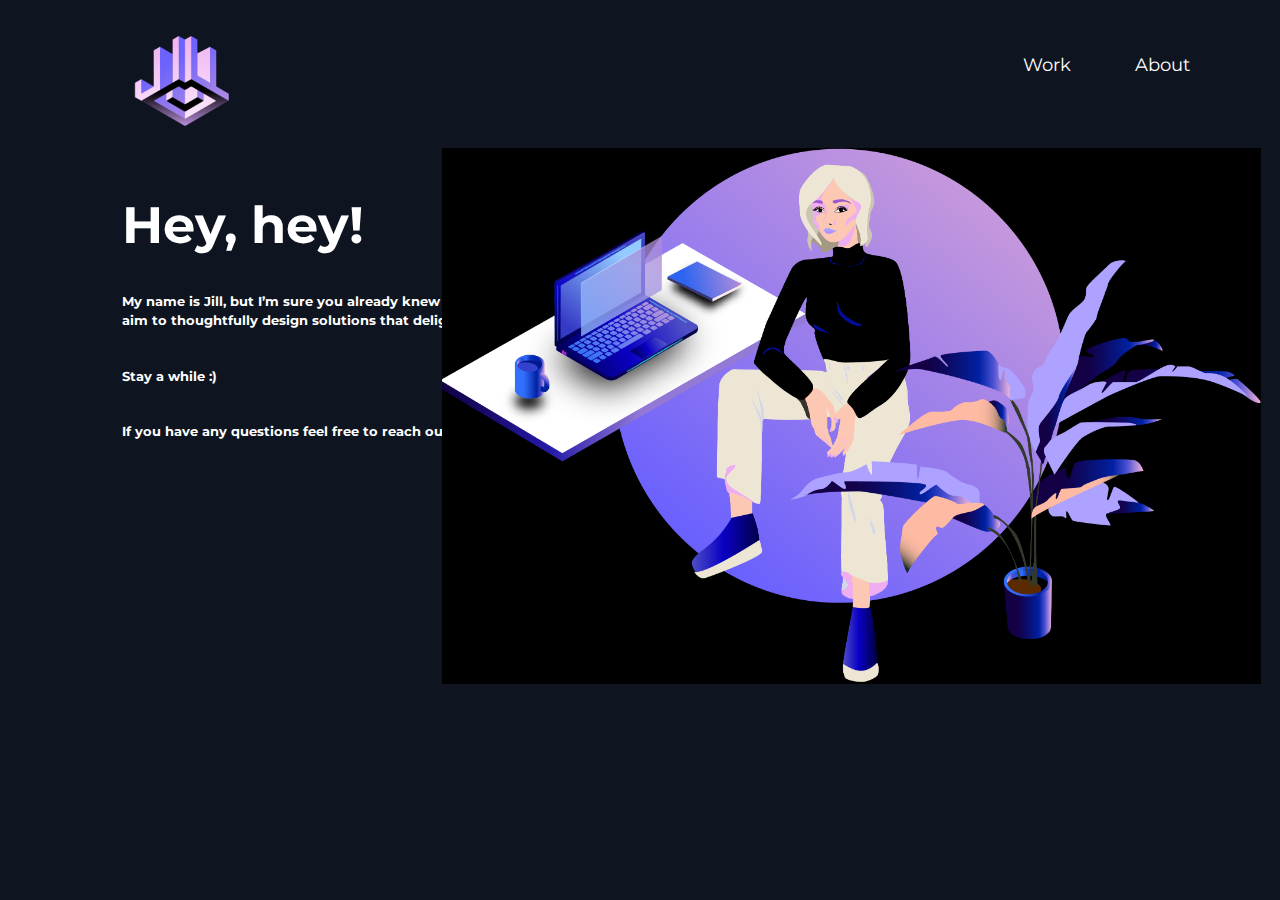
<file: index.html>
<!DOCTYPE html>
  <html class='' lang="en">

  <head>
    <meta charset="UTF-8">
    <meta name="viewport" content="width=device-width, initial-scale=1.0">
    <meta http-equiv="X-UA-Compatible" content="ie=edge">
    <link href="https://fonts.googleapis.com/css?family=Montserrat" rel="stylesheet">
    <link rel="stylesheet" href="https://use.fontawesome.com/releases/v5.8.1/css/all.css" integrity="sha384-50oBUHEmvpQ+1lW4y57PTFmhCaXp0ML5d60M1M7uH2+nqUivzIebhndOJK28anvf" crossorigin="anonymous">
      <link rel="stylesheet" href="../css/main.css">
      <link rel="stylesheet" href="../css/nav.css">
      <link rel="stylesheet" href="../css/home.css">
      <link rel="stylesheet" href="../css/footer.css">


      <title>About Dil</title>

  </head>


  <body>
    <header>
      <nav>
          <div class="logo">
            <a href="index.html"><img src="../assets/home/jill-logo1.png" alt="logo"></a>
          </div>

          <ul class="nav-links">
            <li><a href="work.html">Work</a></li>
            <li><a href="about.html">About</a></li>
          </ul>
      </nav>
    </header>


    <div class="home-container">
      <div class="home-content">
        <h1>Hey, hey!</h1>
        <h3>My name is Jill, but I’m sure you already knew that. I aim to thoughtfully design solutions that delight users.</h3>
        <h3>Stay a while :)</h3>
        <h3>If you have any questions feel free to reach out.</h3>
        <a href="mailto:jillavis2@gmail.com"><i class="far fa-envelope"></i></a>
      </div>
      <div class="home-image">
        <img src="../assets/home/jill5.png" alt="logo">
      </div>

    </div>

    <footer>
      <div class="social-media-icons">
        <a href="mailto:jillavis2@gmail.com"><i class="far fa-envelope"></i></a>
        <a href="https://www.linkedin.com/in/jillavis/"><i class="fab fa-linkedin-in"></i></a>
        <a href="https://www.instagram.com/dil.design/"><i class="fab fa-instagram"></i></a>
      </div>
    </footer>

</body>





</html>
</file>
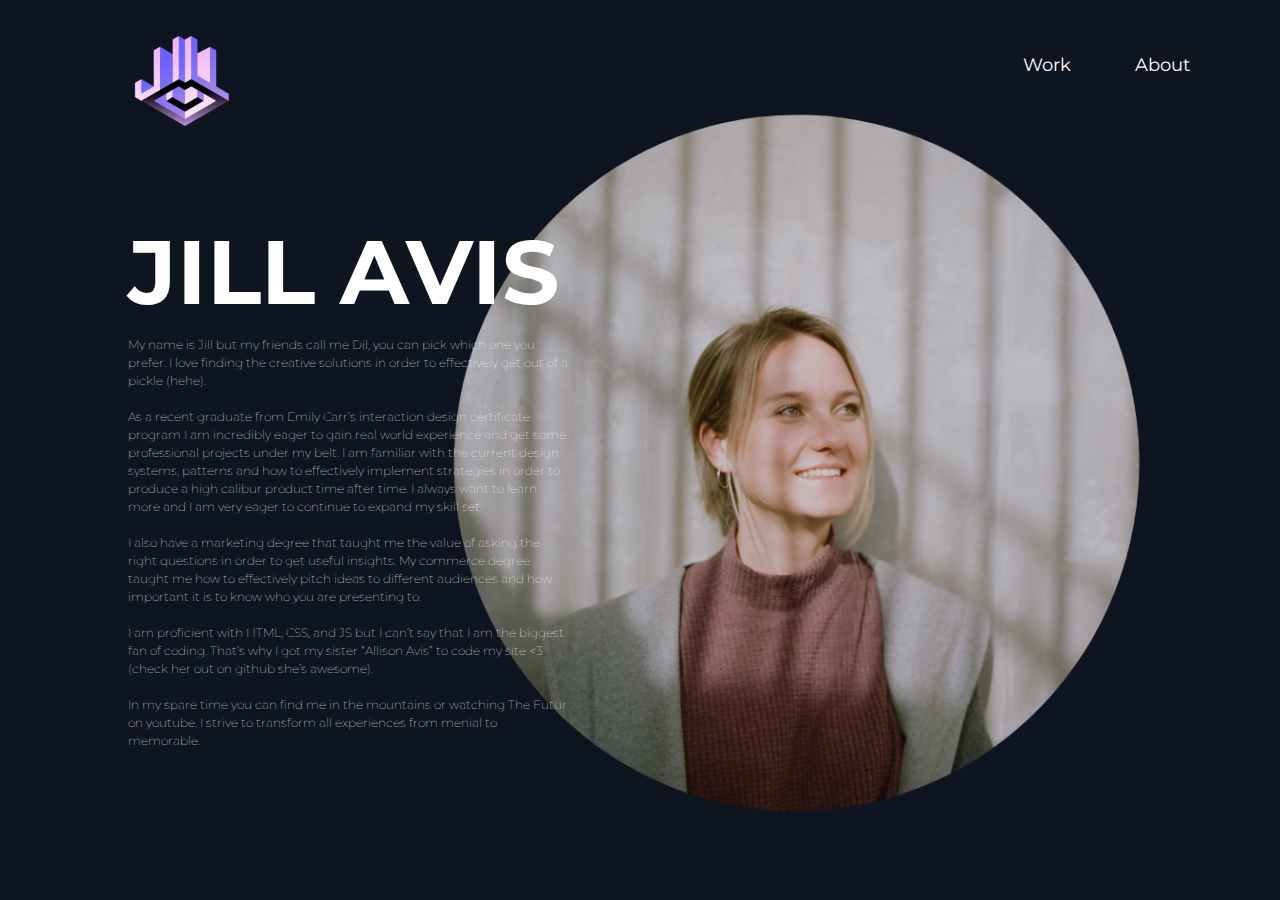
<file: views/about.html>
<!DOCTYPE html>
  <html class='' lang="en">

  <head>
    <meta charset="UTF-8">
    <meta name="viewport" content="width=device-width, initial-scale=1.0">
    <meta http-equiv="X-UA-Compatible" content="ie=edge">
    <link href="https://fonts.googleapis.com/css?family=Montserrat" rel="stylesheet">
    <link rel="stylesheet" href="https://use.fontawesome.com/releases/v5.8.1/css/all.css" integrity="sha384-50oBUHEmvpQ+1lW4y57PTFmhCaXp0ML5d60M1M7uH2+nqUivzIebhndOJK28anvf" crossorigin="anonymous">
      <link rel="stylesheet" href="../css/main.css">
      <link rel="stylesheet" href="../css/nav.css">
      <link rel="stylesheet" href="../css/home.css">
      <link rel="stylesheet" href="../css/footer.css">
      <link rel="stylesheet" href="../css/about.css">


      <title>About Dil</title>

  </head>


  <body>
    <header>
      <nav>
          <div class="logo">
            <a href="index.html"><img src="../assets/home/jill-logo1.png" alt="logo"></a>
          </div>

          <ul class="nav-links">
            <li><a href="work.html">Work</a></li>
            <li><a href="about.html">About</a></li>

      </nav>
    </header>


    <div class="about-container">
      <div class="about-content">
        <h1>JILL AVIS</h1>
        <p>My name is Jill but my friends call me Dil, you can pick which one you prefer. I love finding the creative solutions in order to effectively get out of a pickle (hehe). </p>
        <p>As a recent graduate from Emily Carr’s interaction design certificate program I am incredibly eager to gain real world experience and get some professional projects under my belt. I am familiar with the current design systems, patterns and how to effectively implement strategies in order to produce a high calibur product time after time. I always want to learn more and I am very eager to continue to expand my skill set.</p>
        <p>I also have a marketing degree that taught me the value of asking the right questions in order to get useful insights. My commerce degree taught me how to effectively pitch ideas to different audiences and how important it is to know who you are presenting to. </p>
        <p>I am proficient with HTML, CSS, and JS but I can’t say that I am the biggest fan of coding. That’s why I got my sister “Allison Avis” to code my site <3 (check her out on github she’s awesome).</p>
        <p>In my spare time you can find me in the mountains or watching The Futur on youtube. I strive to transform all experiences from menial to memorable.</p>

      </div>
      <div class="about-image">
        <img src="../assets/about/jillphoto.png" alt="jillphoto">
      </div>
    </div>

<!--     <div class="methodology-container">
      <div class="methodology-title">
        <h1>Methodology</h1>
      </div>
      <div class="methodology-tiles">
        <img src="../assets/about/recatangle.png" alt="white-rectangle">
        <img src="../assets/about/recatangle.png" alt="white-rectangle">
        <img src="../assets/about/recatangle.png" alt="white-rectangle">
        <img src="../assets/about/recatangle.png" alt="white-rectangle">
        <img src="../assets/about/recatangle.png" alt="white-rectangle">
        <img src="../assets/about/recatangle.png" alt="white-rectangle">
      </div>
      <div class="about-contact">
        <p>I’m always looking for new friends. Contact me here!</p>
        <a href="mailto:jillavis2@gmail.com">Email</a>
      </div>
    </div> -->

    <footer>
      <div class="social-media-icons">
        <a href="mailto:jillavis2@gmail.com"><i class="far fa-envelope"></i></a>
        <a href="https://www.linkedin.com/in/jillavis/"><i class="fab fa-linkedin-in"></i></a>
        <a href="https://www.instagram.com/dil.design/"><i class="fab fa-instagram"></i></a>
      </div>
    </footer>

</body>





</html>
</file>
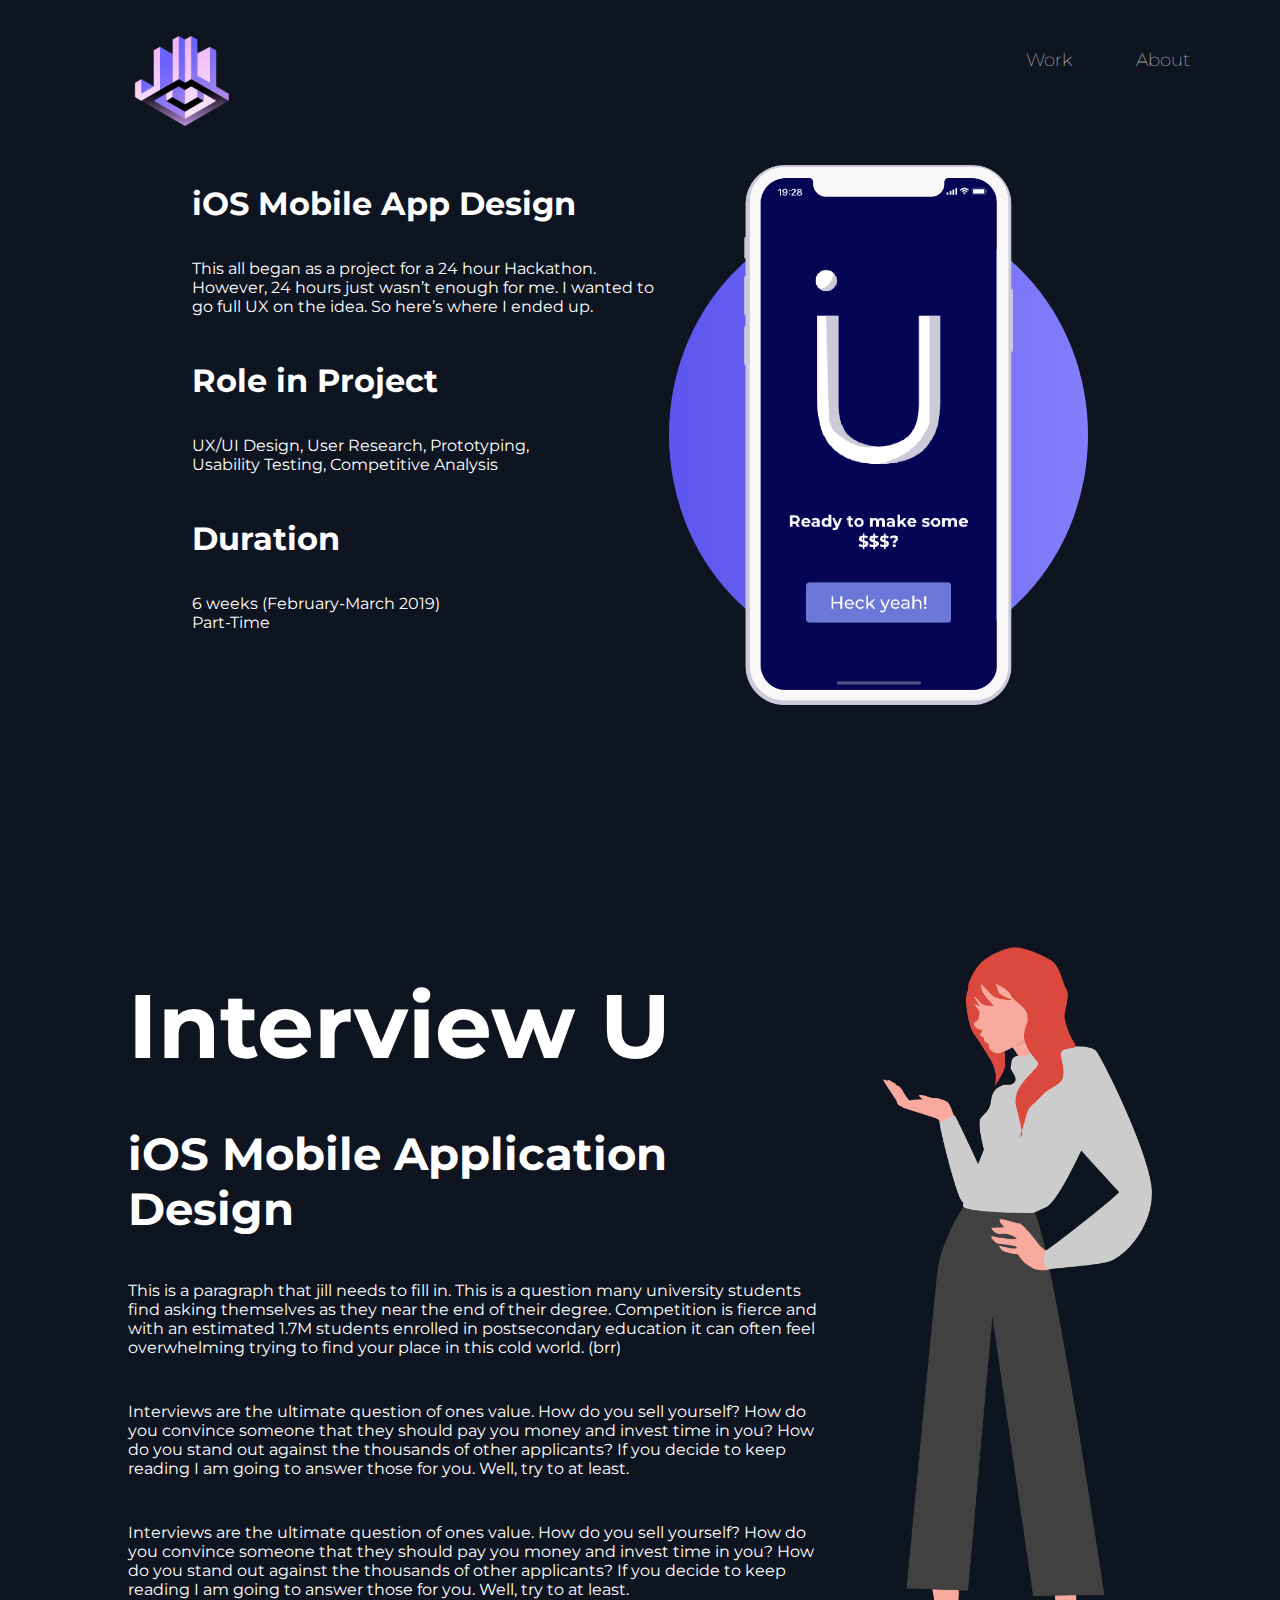
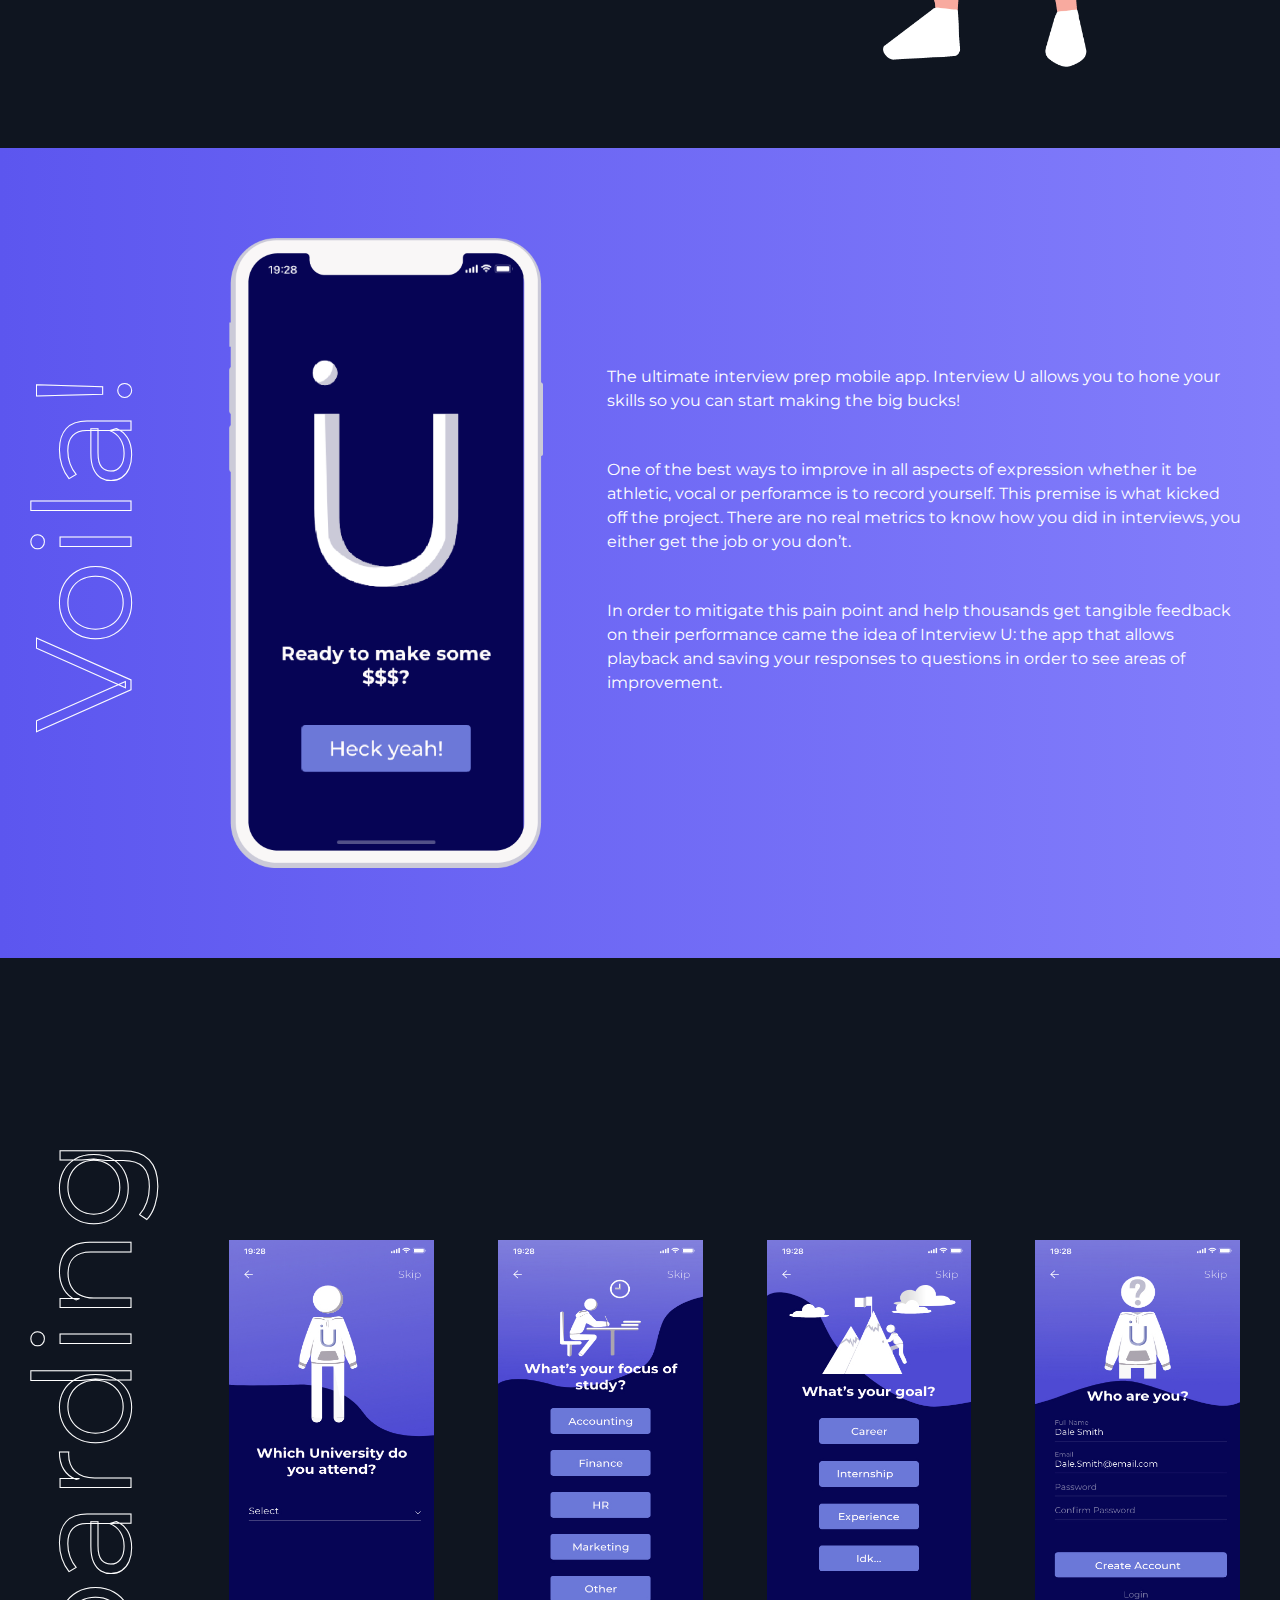
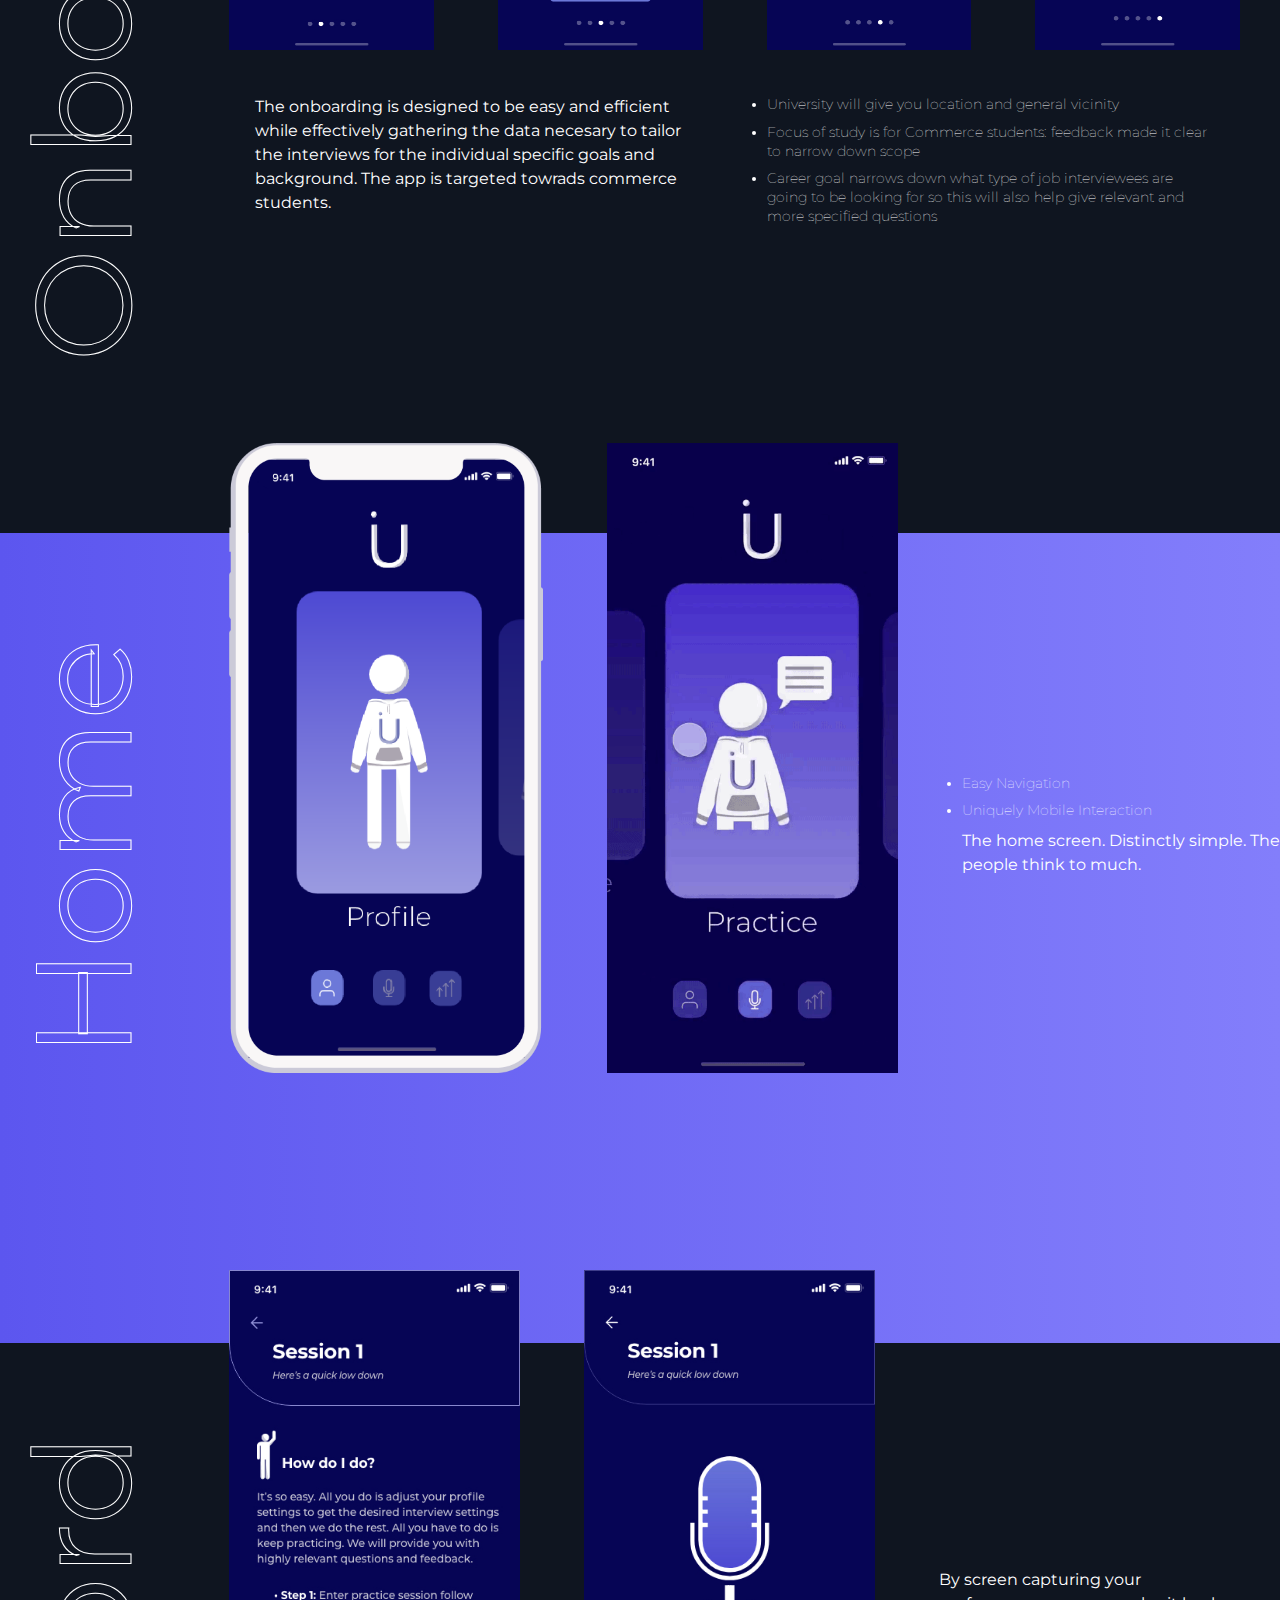
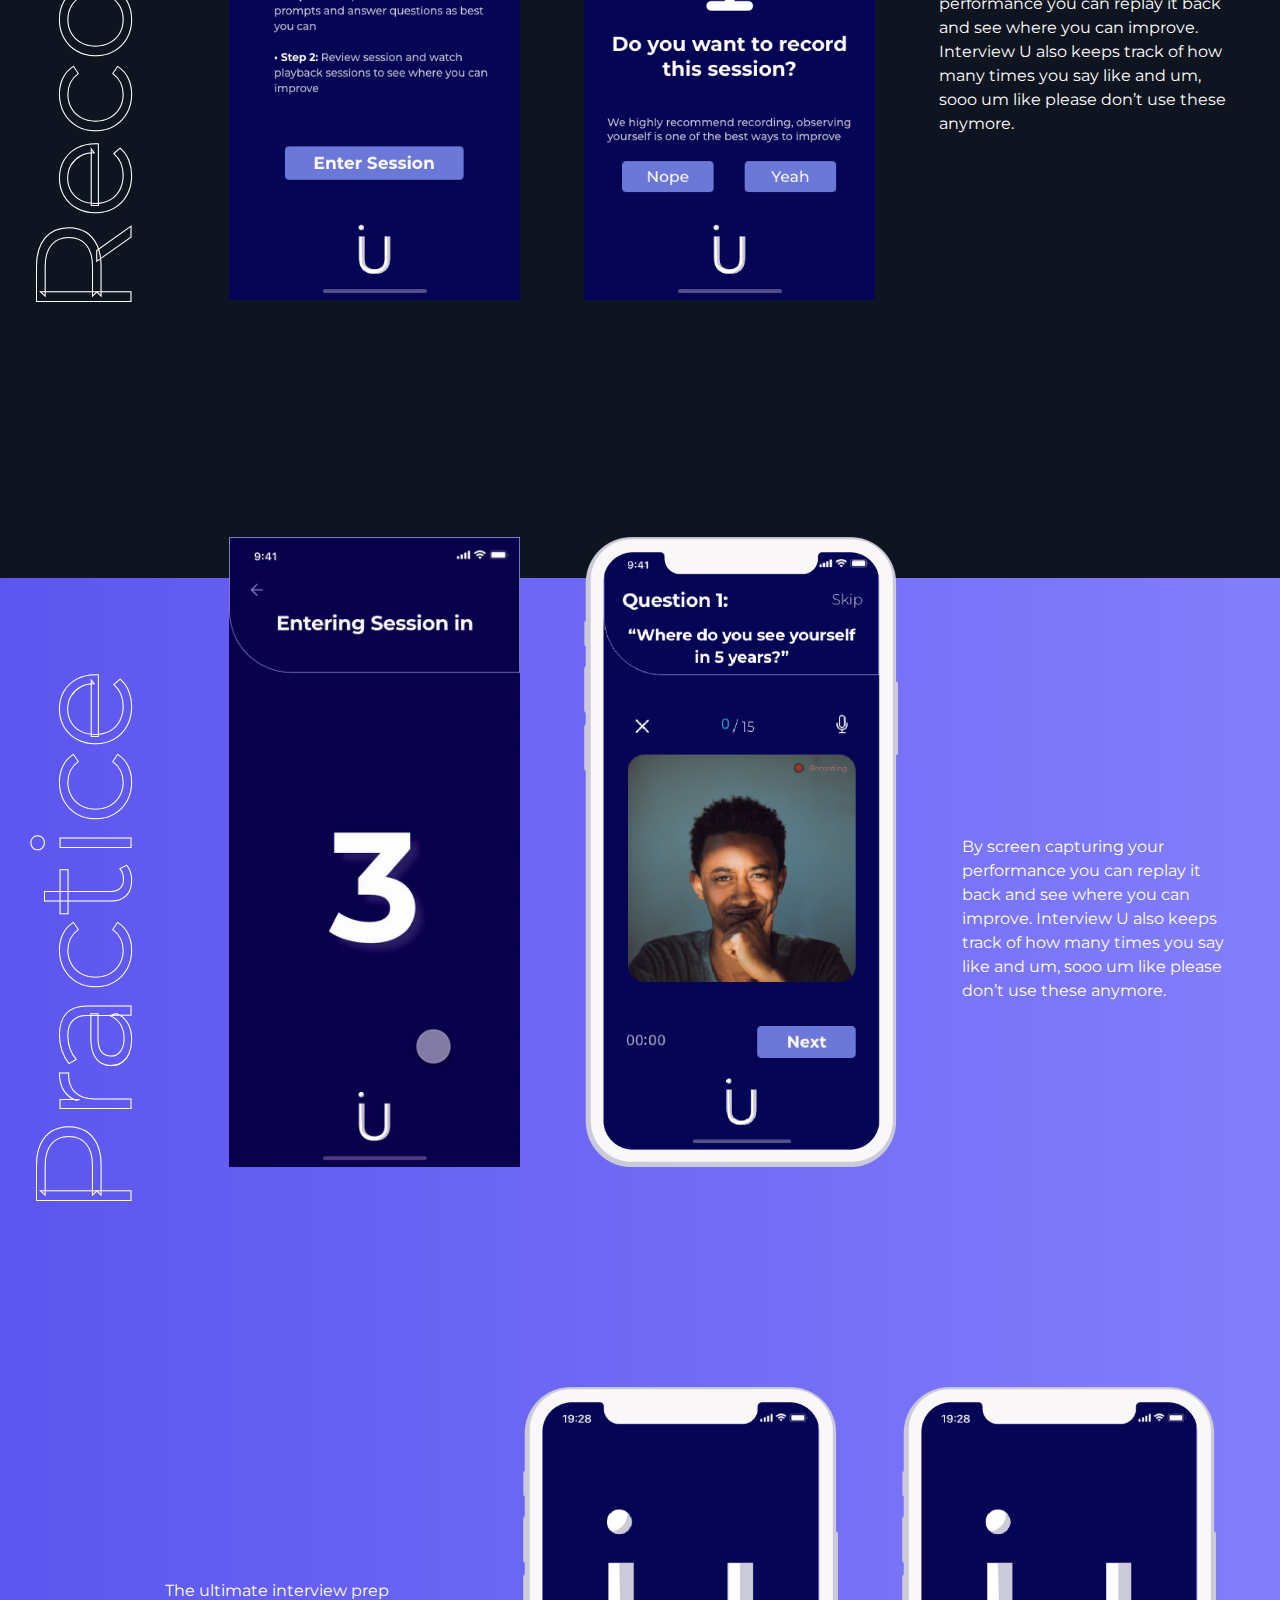
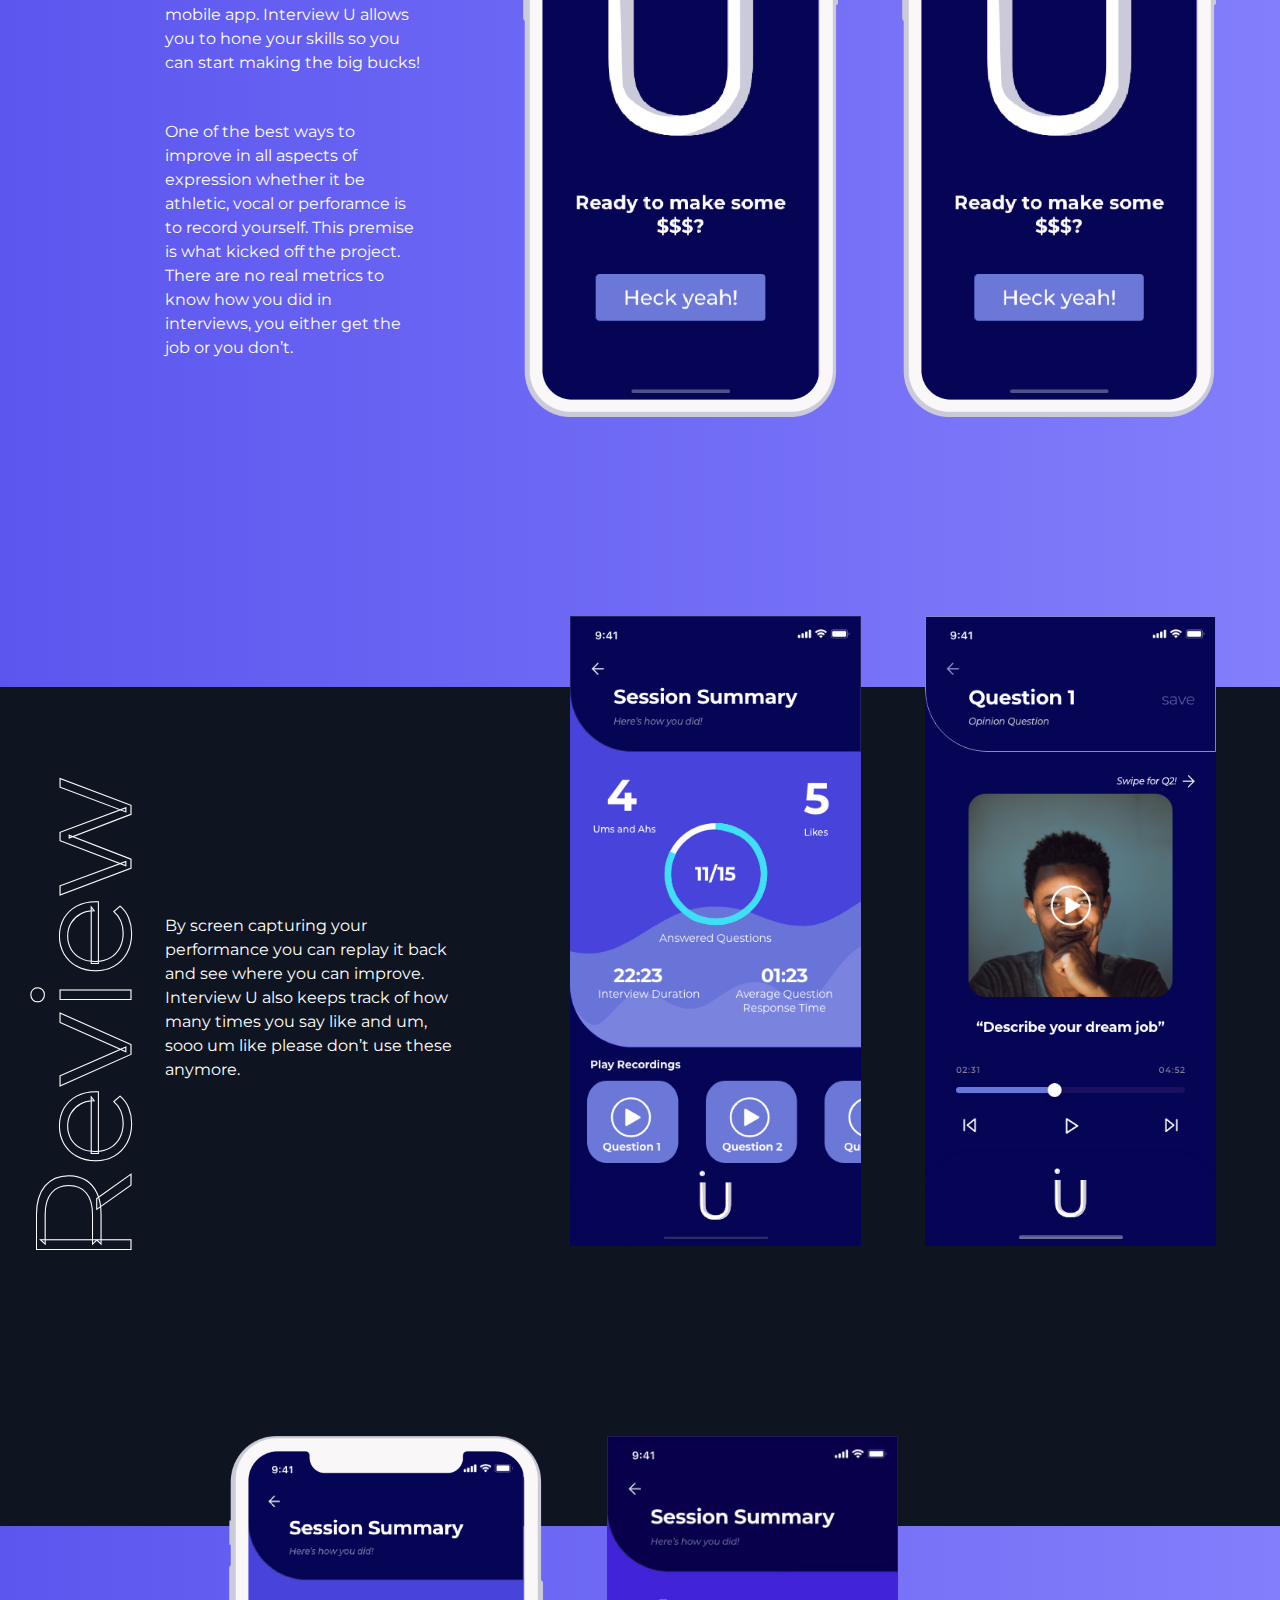
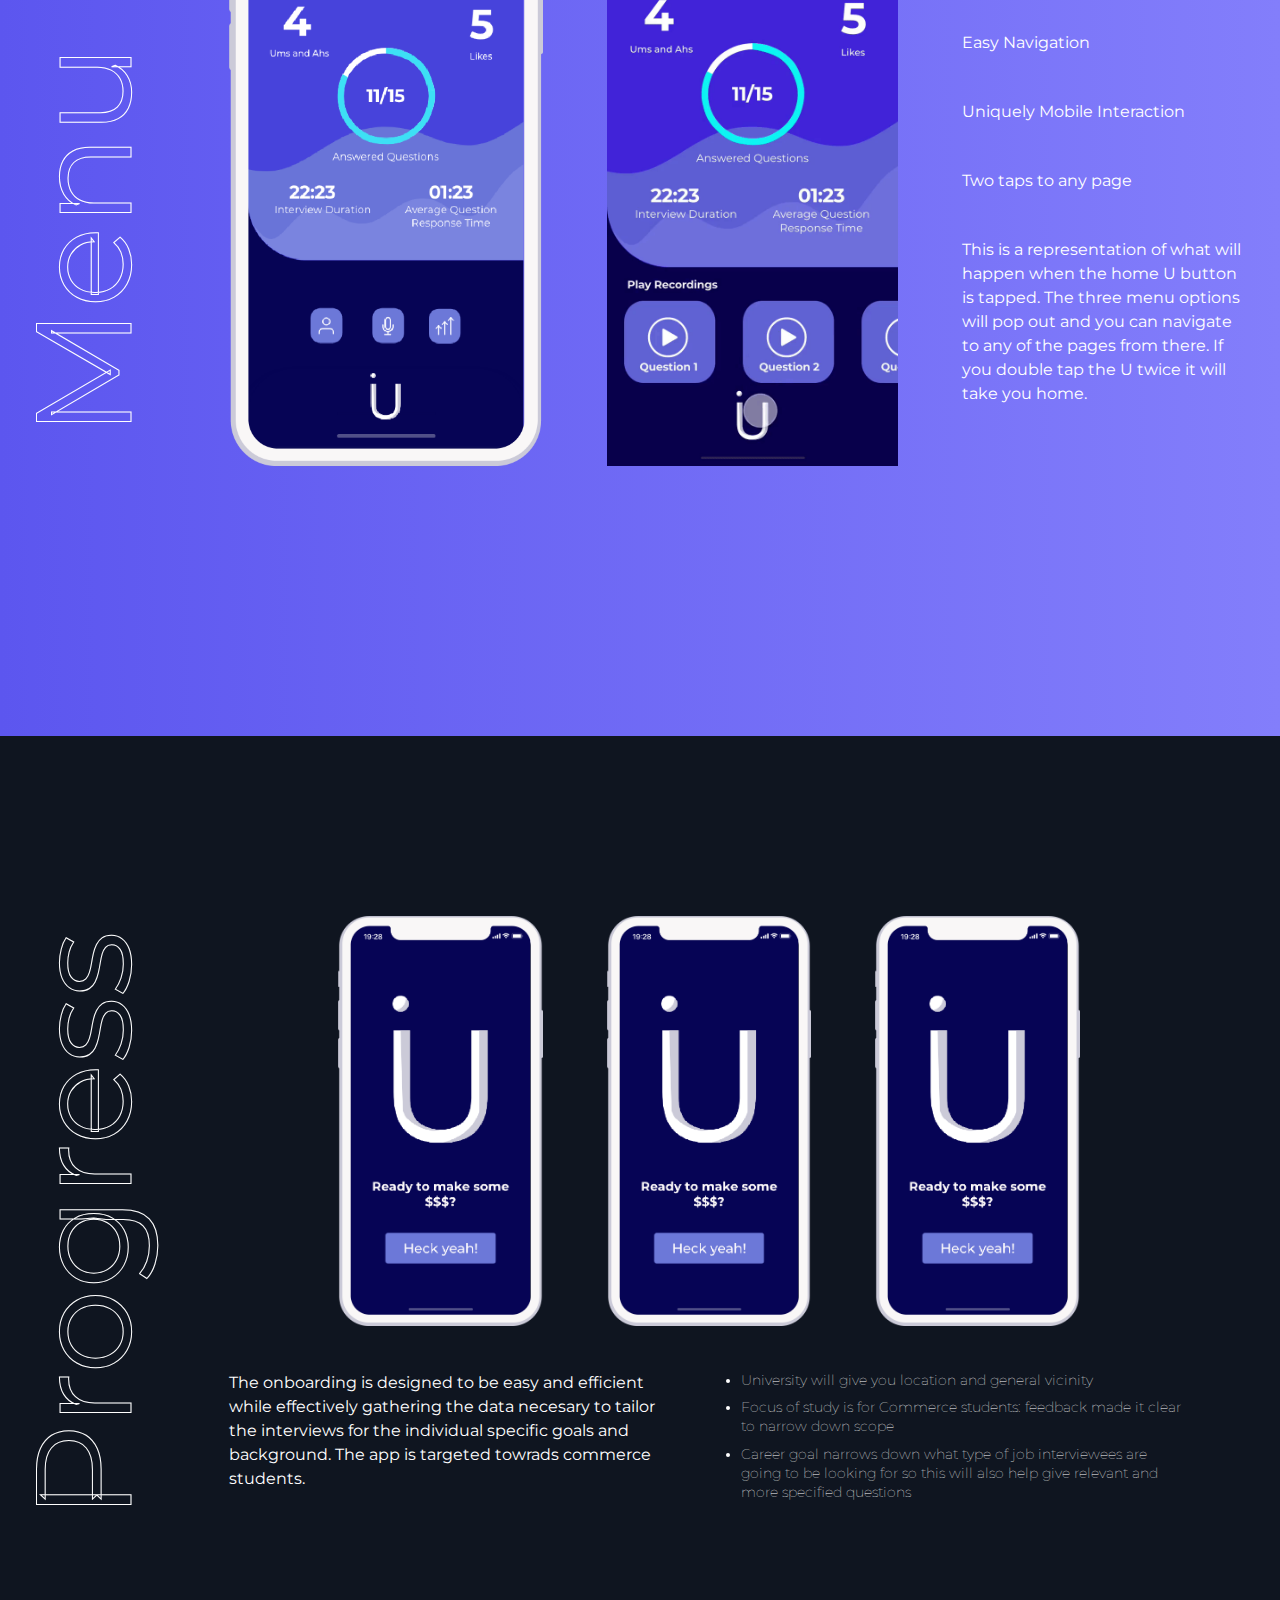
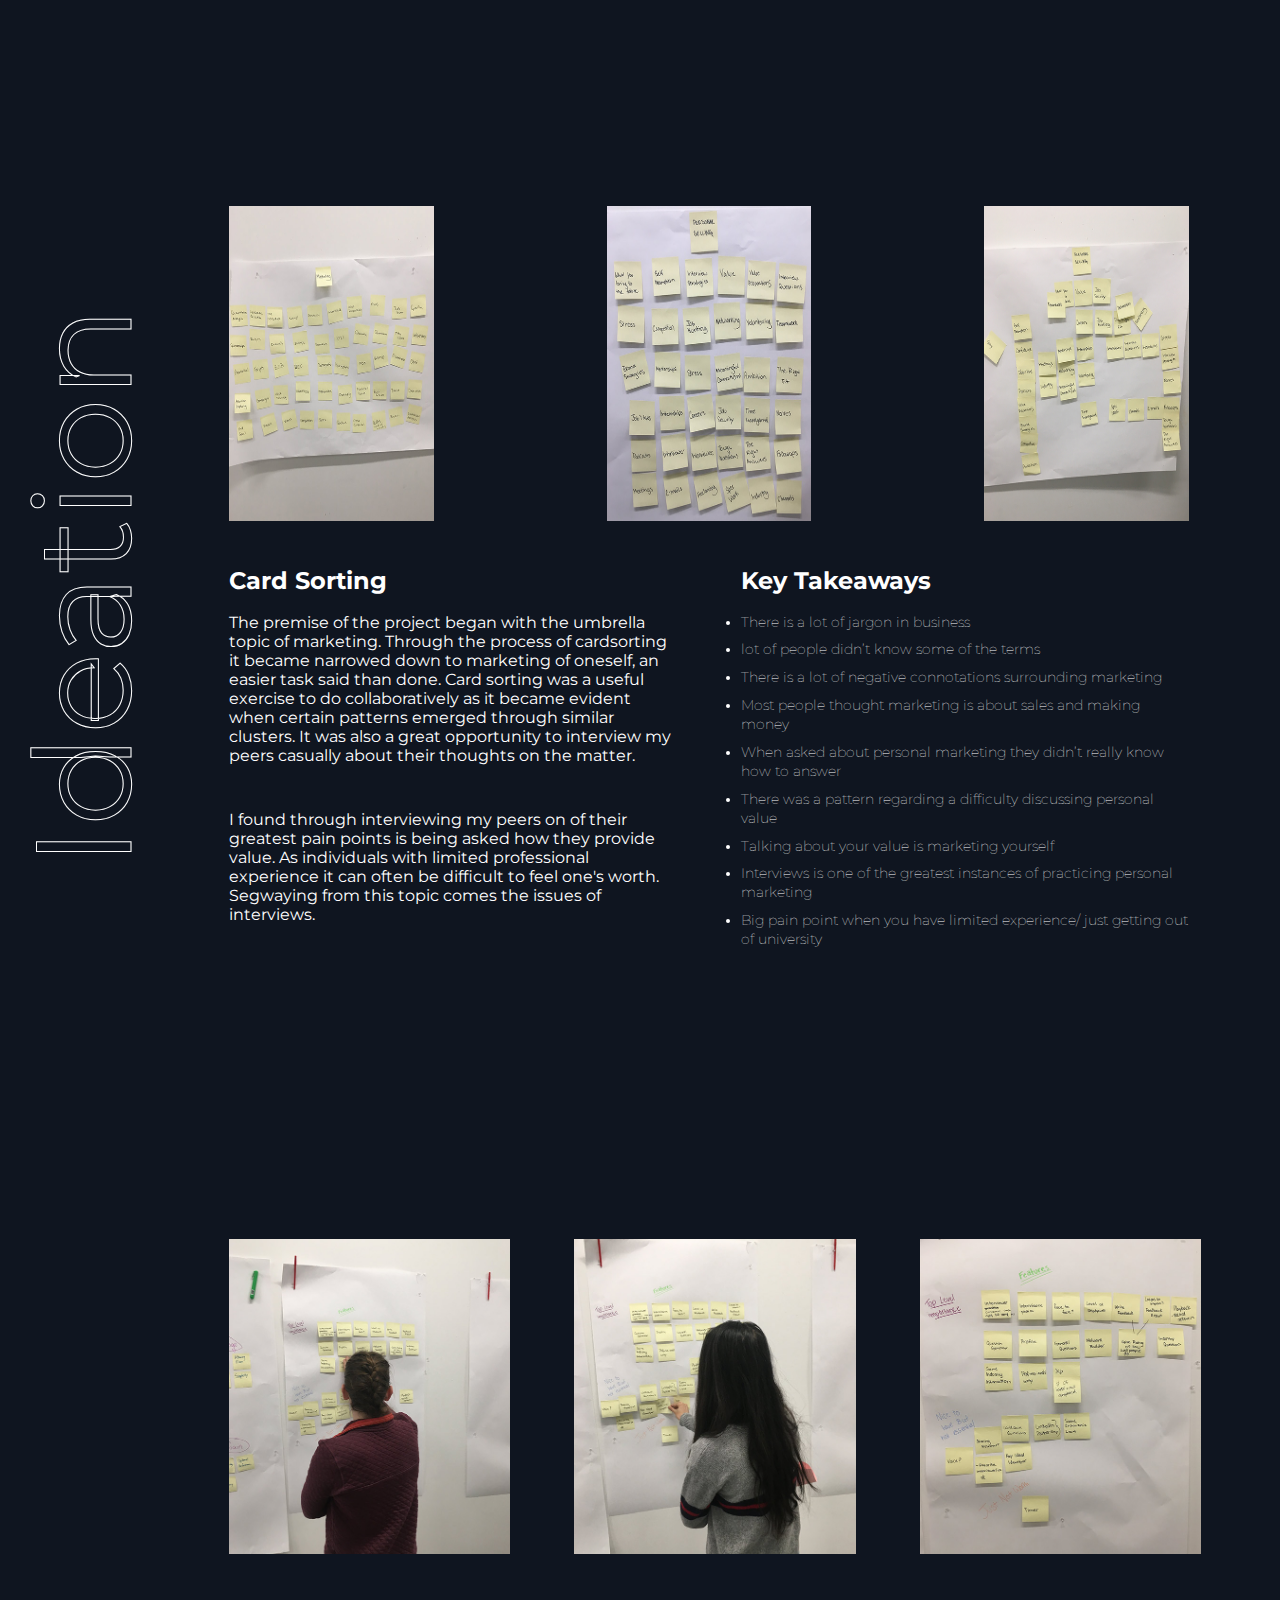
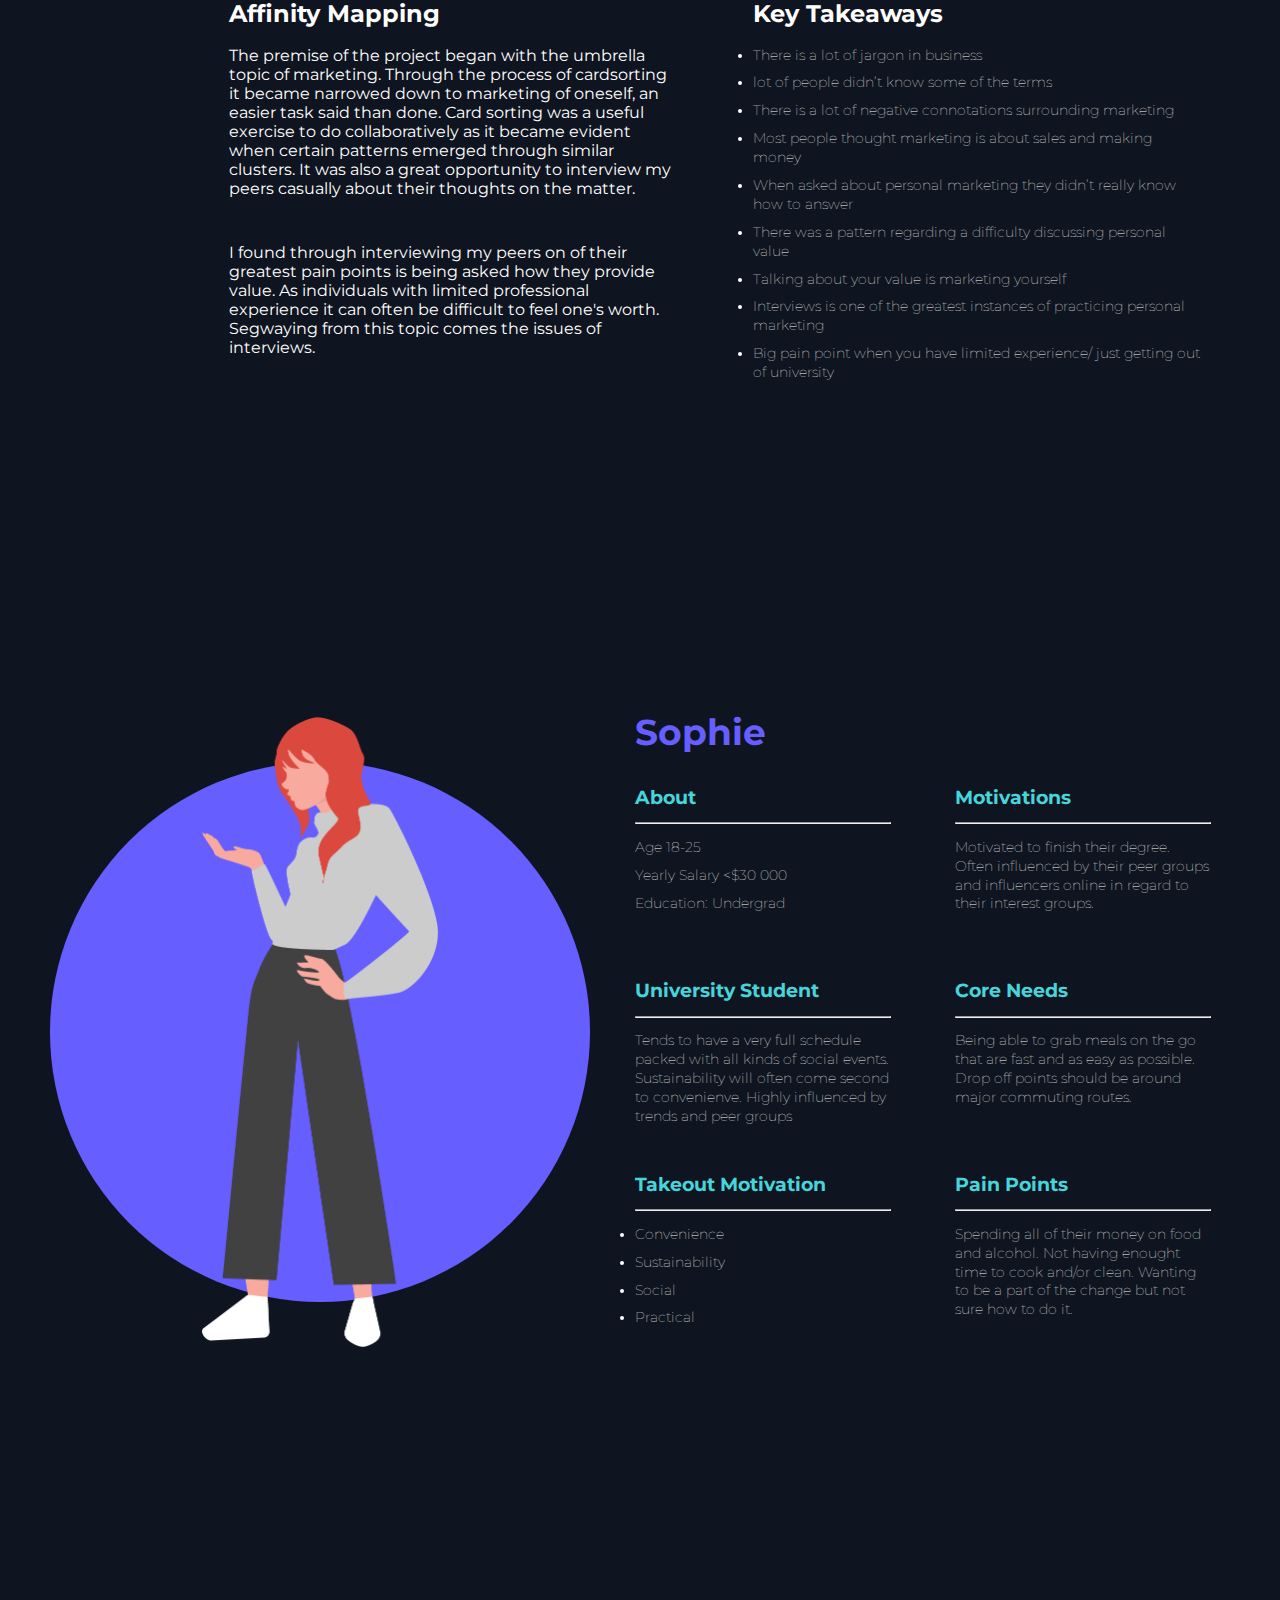
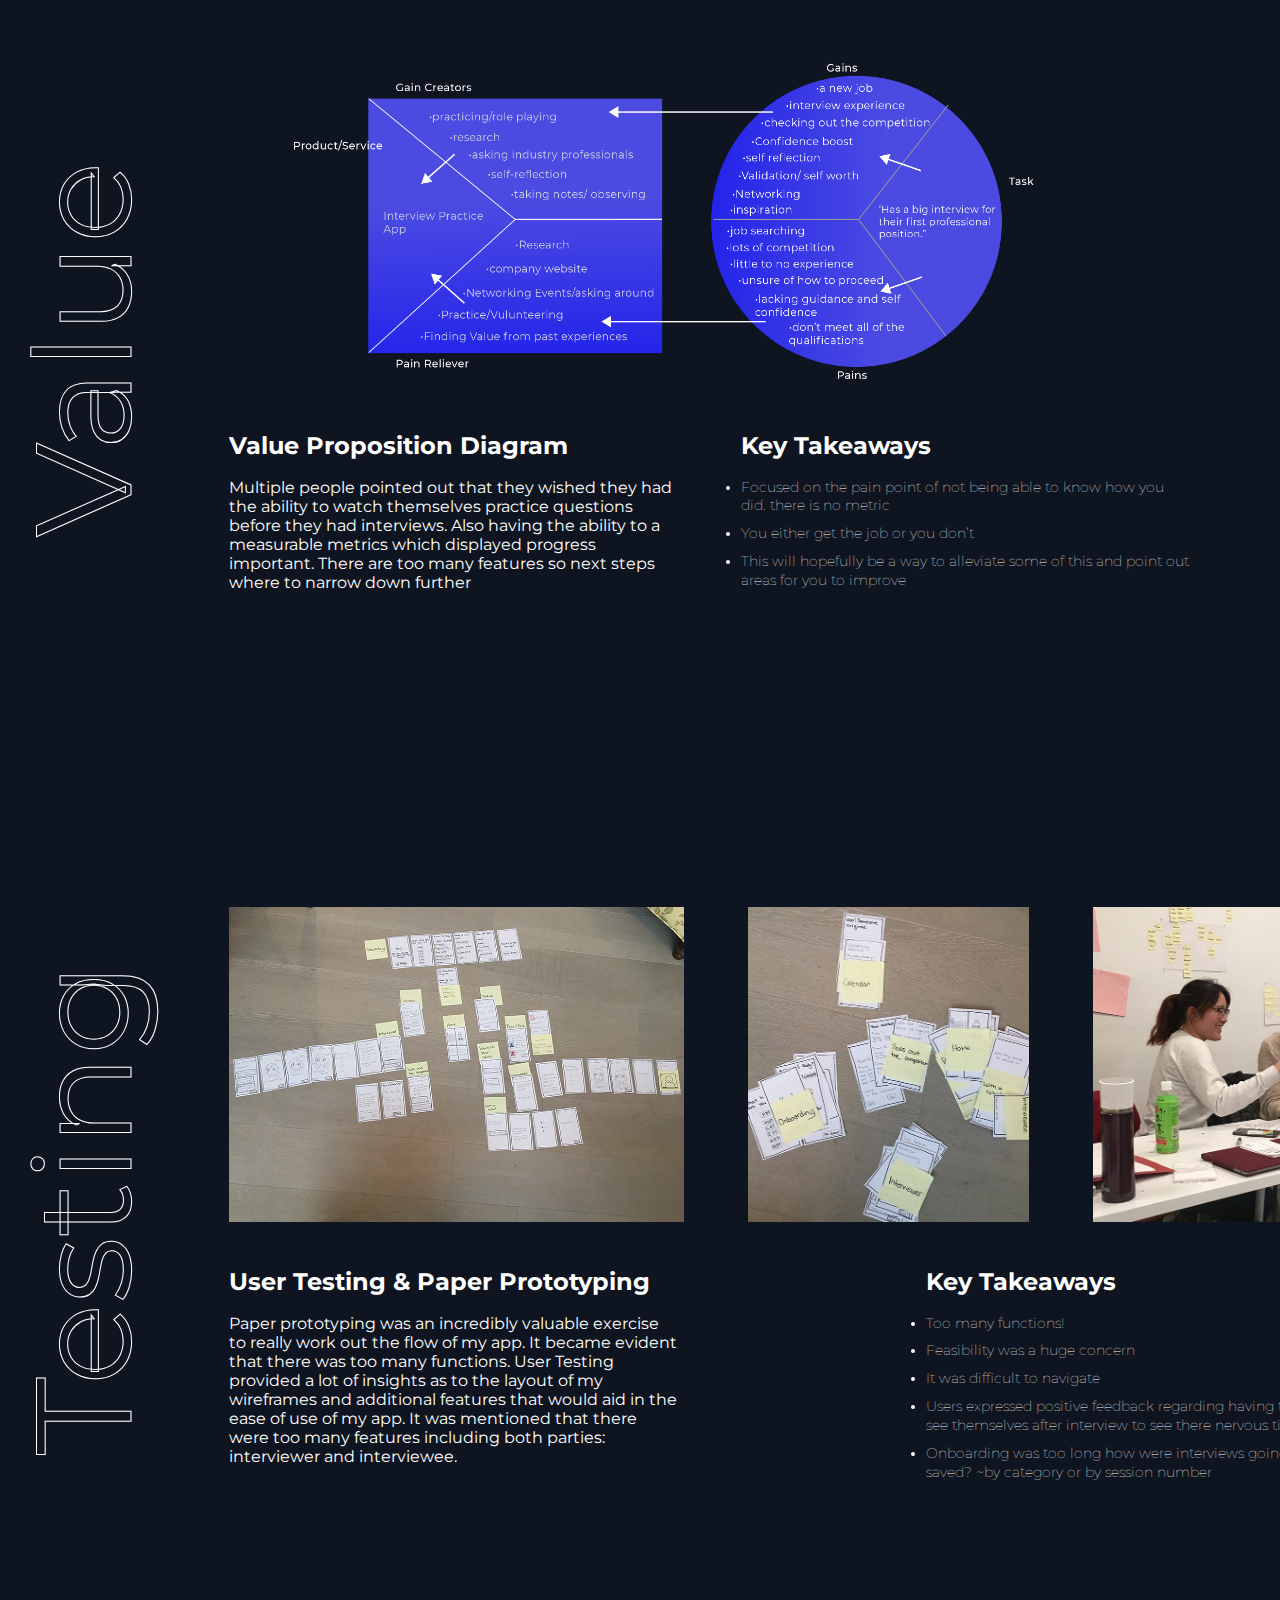
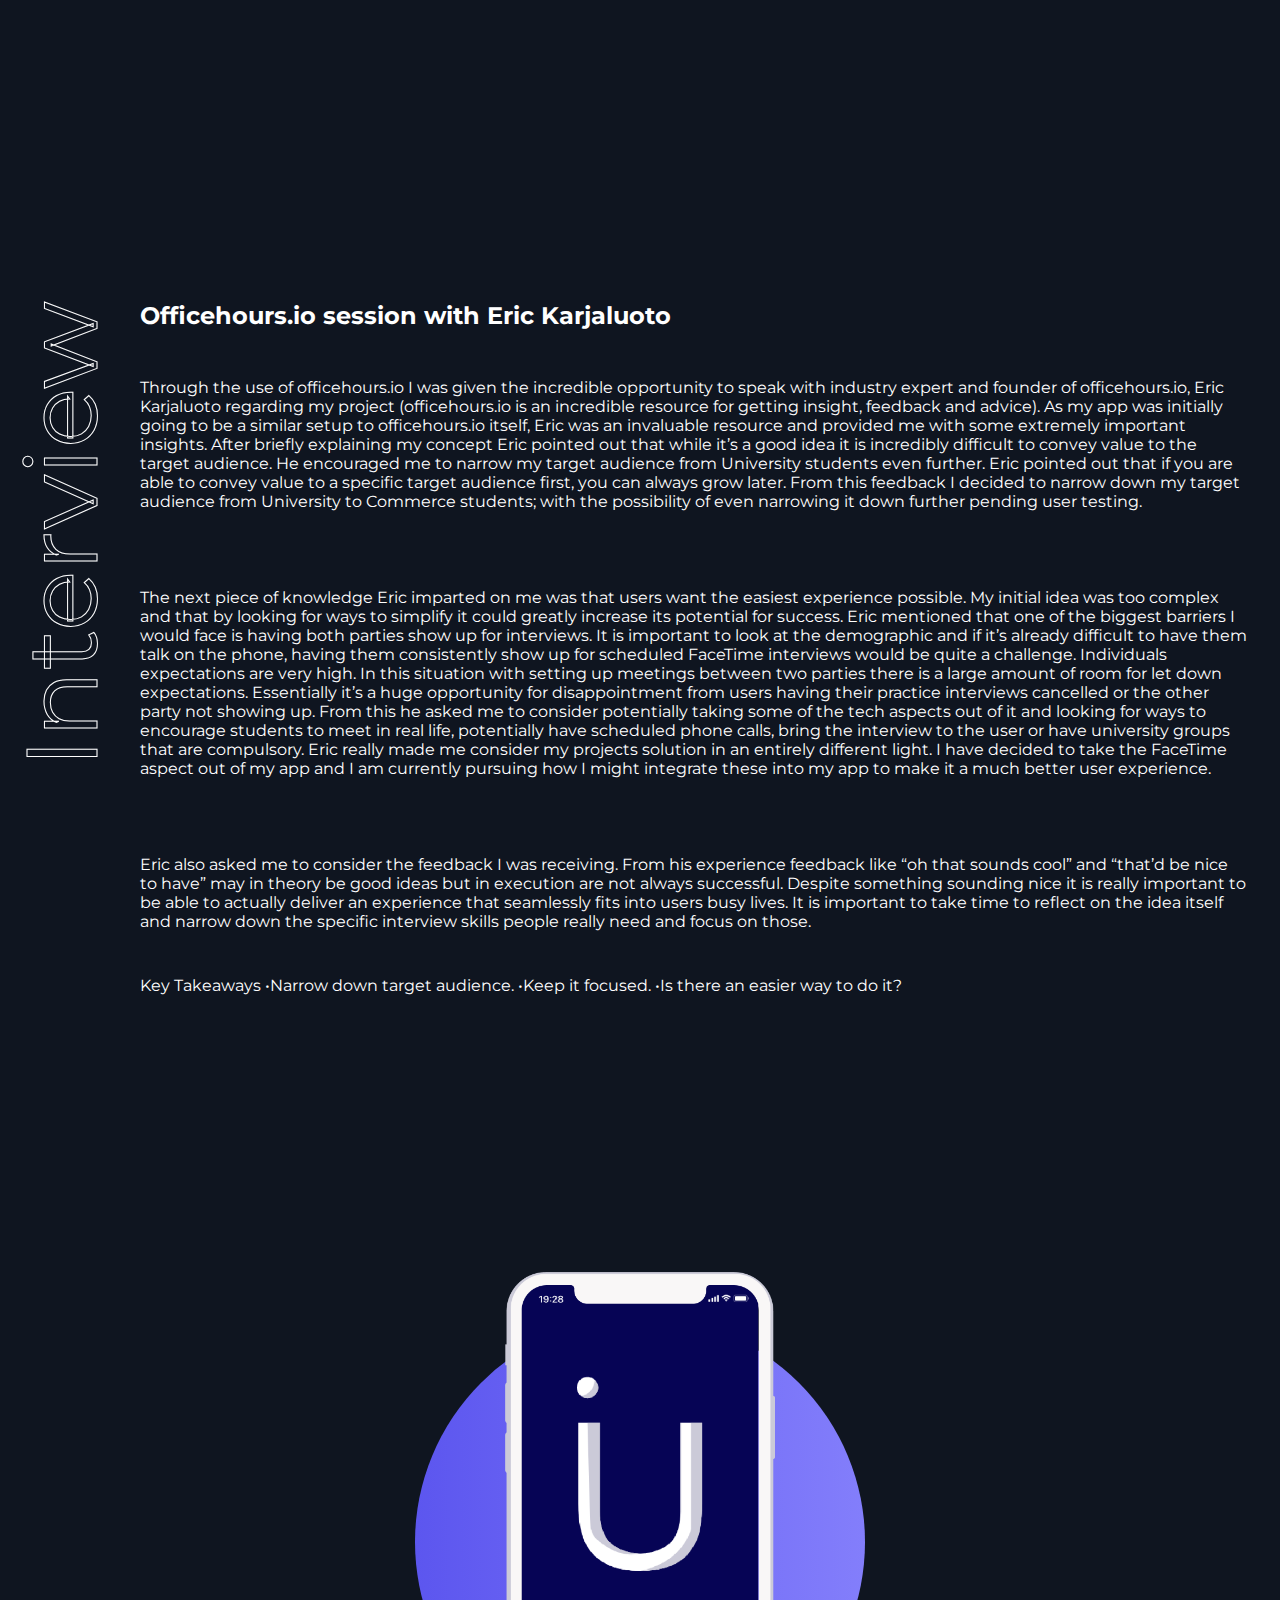
<file: views/interview-u.html>
<!DOCTYPE html>
  <html class='' lang="en">

  <head>
    <meta charset="UTF-8">
    <meta name="viewport" content="width=device-width, initial-scale=1.0">
    <meta http-equiv="X-UA-Compatible" content="ie=edge">
    <link rel="stylesheet" href="https://use.fontawesome.com/releases/v5.8.1/css/all.css" integrity="sha384-50oBUHEmvpQ+1lW4y57PTFmhCaXp0ML5d60M1M7uH2+nqUivzIebhndOJK28anvf" crossorigin="anonymous">
      <link rel="stylesheet" href="../css/interview-u.css">
      <link rel="stylesheet" href="../css/footer.css">
      <link rel="stylesheet" href="../css/project.css">
      <link rel="stylesheet" href="../css/rebox.css">
      <link rel="stylesheet" href="../css/back-to-top.css">

      <link rel="stylesheet" href="../css/main.css">
      <link rel="stylesheet" href="../css/nav.css">
      <link rel="stylesheet" href="../css/home.css">
      <link rel="stylesheet" href="../css/footer.css">
      <link rel="stylesheet" href="../css/about.css">
      <link rel="stylesheet" href="../css/rebox.css">
      <link rel="stylesheet" href="../css/back-to-top.css">

      <script type="text/javascript" src="../javascript/back-to-top.js"></script>

      <link href="https://fonts.googleapis.com/css?family=Montserrat" rel="stylesheet">


      <title>About Dil</title>

  </head>


  <body>
    <header>
      <nav>
          <div class="logo">
            <a href="index.html"><img src="../assets/home/jill-logo1.png" alt="logo"></a>
          </div>

          <ul class="nav-links">
            <li><a href="work.html">Work</a></li>
            <li><a href="about.html">About</a></li>

          </ul>
      </nav>
    </header>

    <div class="first-screen">
      <div class="first-screen-content">
        <h1 class="first-screen-title">iOS Mobile App Design</h1>
        <p>This all began as a project for a 24 hour Hackathon. However, 24 hours just wasn’t enough for me. I wanted to go full UX on the idea. So here’s where I ended up.</p>
        <h1>Role in Project</h1>
        <p>UX/UI Design, User Research, Prototyping, <br>Usability Testing, Competitive Analysis</p>
        <h1>Duration</h1>
        <p>6 weeks (February-March 2019)<br> Part-Time</p>
      </div>
      <div class="interview-u-screen">
        <img src="../assets/interview-u/1.png" alt="interview-u-homescreen">
      </div>
    </div>

    <div class="title-screen">
      <div class="title-column">
        <h1>Interview U</h1>
        <h3>iOS Mobile Application Design</h3>
        <p>This is a paragraph that jill needs to fill in. This is a question many university students find asking themselves as they near the end of their degree. Competition is fierce and with an estimated 1.7M students enrolled in postsecondary education it can often feel overwhelming trying to find your place in this cold world. (brr)</p>
        <p>Interviews are the ultimate question of ones value. How do you sell yourself? How do you convince someone that they should pay you money and invest time in you? How do you stand out against the thousands of other applicants? If you decide to keep reading I am going to answer those for you. Well, try to at least.</p>
        <p>Interviews are the ultimate question of ones value. How do you sell yourself? How do you convince someone that they should pay you money and invest time in you? How do you stand out against the thousands of other applicants? If you decide to keep reading I am going to answer those for you. Well, try to at least.</p>
      </div>
      <img src="../assets/interview-u/lady-redhair.png" alt="lady with red hair">
    </div>

    <div class="img-content-screen" id="purple">
      <div class="section-title">
        <h1>Voila!</h1>
      </div>
      <div class="section-image-container">
        <img src="../assets/interview-u/1.png" alt="interview-u-homescreen">
      </div>
      <div class="section-paragraphs">
        <p>The ultimate interview prep mobile app. Interview U allows you to hone your skills so you can start making the big bucks!</p>
        <p>One of the best ways to improve in all aspects of expression whether it be athletic, vocal or perforamce is to record yourself. This premise is what kicked off the project. There are no real metrics to know how you did in interviews, you either get the job or you don’t.</p>
        <p>In order to mitigate this pain point and help thousands get tangible feedback on their performance came the idea of Interview U: the app that allows playback and saving your responses to questions in order to see areas of improvement.</p>
      </div>
    </div>

    <div class="img-content-screen">
      <div class="section-title">
        <h1>Onboarding</h1>
      </div>
      <div class="section-column">
        <div class="section-image-container-2">
          <img src="../assets/interview-u/what_university.jpg">
          <img src="../assets/interview-u/area_of_study.jpg">
          <img src="../assets/interview-u/what_goal.jpg">
          <img src="../assets/interview-u/who_are_you.jpg">
        </div>
        <div class="section-paragraphs-2">
           <p>The onboarding is designed to be easy and efficient while effectively gathering the data necesary to tailor the interviews for the individual specific goals and background. The app is targeted towrads commerce students.</p>
          <ul>
            <li>University will give you location and general vicinity</li>
            <li>Focus of study is for Commerce students: feedback made it clear to narrow down scope</li>
            <li>Career goal narrows down what type of job interviewees are going to be looking for so this will also help give relevant and more specified questions</li>
          </ul>
        </div>
      </div>
    </div>

    <div class="img-content-screen-overlap" id="purple">
      <div class="section-title">
        <h1>Home</h1>
      </div>
      <div class="section-image-container">
        <img src="../assets/interview-u/7.png">
        <img src="../assets/interview-u/menu-blue.gif" alt="menu gif">

      </div>
      <div class="section-paragraphs">
        <ul>
              <li>Easy Navigation</li>
              <li>Uniquely Mobile Interaction</li>
            </ul>
            <p>The home screen. Distinctly simple. The idea was to not make people think to much.
            </p>
      </div>
    </div>

    <div class="img-content-screen-overlap" id="black">
      <div class="section-title">
        <h1>Record</h1>
      </div>
      <div class="section-image-container">
        <img src="../assets/interview-u/session_explanation.jpg">
        <img src="../assets/interview-u/record_session.jpg">

      </div>
      <div class="section-paragraphs">
        <p>By screen capturing your performance you can replay it back and see where you can improve. Interview U also keeps track of how many times you say like and um, sooo um like please don’t use these anymore.</p>
      </div>
    </div>


    <div class="img-content-screen-overlap" id="purple">
      <div class="section-title">
        <h1>Practice</h1>
      </div>
      <div class="section-image-container">
        <img src="../assets/321.gif">
        <img src="../assets/interview-u/11.png">

      </div>
      <div class="section-paragraphs">
        <p>By screen capturing your performance you can replay it back and see where you can improve. Interview U also keeps track of how many times you say like and um, sooo um like please don’t use these anymore.</p>
      </div>
    </div>

    <div class="img-content-screen-overlap" id="purple">
      <div class="fake-title">
        <h1>title</h1>
      </div>
      <div class="section-paragraphs">
        <p>The ultimate interview prep mobile app. Interview U allows you to hone your skills so you can start making the big bucks!</p>
        <p>One of the best ways to improve in all aspects of expression whether it be athletic, vocal or perforamce is to record yourself. This premise is what kicked off the project. There are no real metrics to know how you did in interviews, you either get the job or you don’t.</p>
      </div>
      <div class="section-image-container">
        <img src="../assets/interview-u/1.png" alt="interview-u-homescreen">
        <img src="../assets/interview-u/1.png" alt="interview-u-homescreen">
      </div>
    </div>

    <div class="img-content-screen-overlap" id="black">
      <div class="section-title">
        <h1>Review</h1>
      </div>

      <div class="section-paragraphs">
        <p>By screen capturing your performance you can replay it back and see where you can improve. Interview U also keeps track of how many times you say like and um, sooo um like please don’t use these anymore.</p>
      </div>
      <div class="section-image-container">
        <img src="../assets/interview-u/session_summary.jpg">
        <img src="../assets/interview-u/13.png">
      </div>
    </div>

    <div class="img-content-screen-overlap" id="purple">
      <div class="section-title">
        <h1>Menu</h1>
      </div>
      <div class="section-image-container">
        <img src="../assets/interview-u/14.png">
        <img src="../assets/interview-u/session_summar.gif">

      </div>
      <div class="section-paragraphs">
        <p>Easy Navigation</p>
        <p>Uniquely Mobile Interaction</p>
        <p>Two taps to any page</p>
        <p>This is a representation of what will happen when the home U button is tapped. The three menu options will pop out and you can navigate to any of the pages from there. If you double tap the U twice it will take you home.
            </p>
      </div>
    </div>

    <div class="img-content-screen">
      <div class="section-title">
        <h1>Progress</h1>
      </div>
      <div class="section-column">
        <div class="section-image-container-2">
          <img src="../assets/interview-u/1.png" alt="interview-u-homescreen">
          <img src="../assets/interview-u/1.png" alt="interview-u-homescreen">
          <img src="../assets/interview-u/1.png" alt="interview-u-homescreen">
        </div>
        <div class="section-paragraphs-2">
           <p>The onboarding is designed to be easy and efficient while effectively gathering the data necesary to tailor the interviews for the individual specific goals and background. The app is targeted towrads commerce students.</p>
          <ul>
            <li>University will give you location and general vicinity</li>
            <li>Focus of study is for Commerce students: feedback made it clear to narrow down scope</li>
            <li>Career goal narrows down what type of job interviewees are going to be looking for so this will also help give relevant and more specified questions</li>
          </ul>
        </div>
      </div>
    </div>


    <div class="img-content-screen">
      <div class="section-title">
        <h1>Ideation</h1>
      </div>
      <div class="testing-content">
        <div class="section-image-container-2">
          <img src="../assets/interview-u/sticky-notes.jpg" alt="interview-u-homescreen">
          <img src="../assets/interview-u/sticky-notes-2.jpg" alt="interview-u-homescreen">
          <img src="../assets/interview-u/sticky-notes-hierarchy.jpg" alt="interview-u-homescreen">
        </div>
        <div class="testing-paragraphs">
          <div>
           <h2>Card Sorting</h2>
              <p>The premise of the project began with the umbrella topic of marketing. Through the process of cardsorting it became narrowed down to marketing of oneself, an easier task said than done. Card sorting was a useful exercise to do collaboratively as it became evident when certain patterns emerged through similar clusters. It was also a great opportunity to interview my peers casually about their thoughts on the matter.</p>
              <p>I found through interviewing my peers on of their greatest pain points is being asked how they provide value. As individuals with limited professional experience it can often be difficult to feel one's worth. Segwaying from this topic comes the issues of interviews.</p>
            </div>
            <div>
              <h2>Key Takeaways</h2>
              <ul>
                <li>There is a lot of jargon in business</li>
                <li> lot of people didn’t know some of the terms</li>
                <li>There is a lot of negative connotations surrounding marketing</li>
                <li>Most people thought marketing is about sales and making money</li>
                <li>When asked about personal marketing they didn’t really know how to answer</li>
                <li>There was a pattern regarding a difficulty discussing personal value</li>
                <li>Talking about your value is marketing yourself</li>
                <li>Interviews is one of the greatest instances of practicing personal marketing</li>
                <li>Big pain point when you have limited experience/ just getting out of university</li>
              </ul>
            </div>
        </div>
      </div>
    </div>

    <div class="img-content-screen">
      <div class="fake-title">
        <h1>title</h1>
      </div>
      <div class="testing-content">
        <div class="testing-container">
          <img src="../assets/interview-u/girl-sticky-notes2.jpg" alt="interview-u-homescreen">
          <img src="../assets/interview-u/sticky-note-girl.jpg" alt="interview-u-homescreen">
          <img src="../assets/interview-u/features-sticky-notes.jpg" alt="interview-u-homescreen">
        </div>
       <div class="testing-paragraphs">
          <div>
              <h2>Affinity Mapping</h2>
              <p>The premise of the project began with the umbrella topic of marketing. Through the process of cardsorting it became narrowed down to marketing of oneself, an easier task said than done. Card sorting was a useful exercise to do collaboratively as it became evident when certain patterns emerged through similar clusters. It was also a great opportunity to interview my peers casually about their thoughts on the matter.</p>
              <p>I found through interviewing my peers on of their greatest pain points is being asked how they provide value. As individuals with limited professional experience it can often be difficult to feel one's worth. Segwaying from this topic comes the issues of interviews.</p>
            </div>
            <div>
              <h2>Key Takeaways</h2>
              <ul>
                <li>There is a lot of jargon in business</li>
                <li> lot of people didn’t know some of the terms</li>
                <li>There is a lot of negative connotations surrounding marketing</li>
                <li>Most people thought marketing is about sales and making money</li>
                <li>When asked about personal marketing they didn’t really know how to answer</li>
                <li>There was a pattern regarding a difficulty discussing personal value</li>
                <li>Talking about your value is marketing yourself</li>
                <li>Interviews is one of the greatest instances of practicing personal marketing</li>
                <li>Big pain point when you have limited experience/ just getting out of university</li>
              </ul>
            </div>
        </div>
      </div>
    </div>

    <div class="profile-screen">
      <div class="profile-image-2">
        <img src="../assets/interview-u/lady-redhair.png" alt="Cartoon lady">
      </div>
      <div class="profile-screen-content">
        <h2 class="profile-title">Sophie</h2>
        <div class="profile-columns">
          <div class="profile-column">
            <div class="section">
              <h3 class="green-title">About</h3>
              <hr></hr>
              <p>Age 18-25</p>
              <p>Yearly Salary <$30 000</p>
              <p>Education: Undergrad</p>
            </div>
            <div class="section">
              <h3 class="green-title">University Student</h3>
              <hr></hr>
              <p>Tends to have a very full schedule packed with all kinds of social events. Sustainability will often come second to convenienve. Highly influenced by trends and peer groups</p>
            </div>
            <div class="section">
              <h3 class="green-title">Takeout Motivation</h3>
              <hr></hr>
              <ul>
                <li>Convenience</li>
                <li>Sustainability</li>
                <li>Social</li>
                <li>Practical</li>
              </ul>
            </div>
          </div>

          <div class="profile-column">
            <div class="section">
              <h3 class="green-title">Motivations</h3>
              <hr></hr>
              <p>Motivated to finish their degree. Often influenced by their peer groups and influencers online in regard to their interest groups.</p>
            </div>
            <div class="section">
              <h3 class="green-title">Core Needs</h3>
              <hr></hr>
              <p>Being able to grab meals on the go that are fast and as easy as possible. Drop off points should be around major commuting routes.</p>
            </div>
            <div class="section">
              <h3 class="green-title">Pain Points</h3>
              <hr></hr>
              <p>Spending all of their money on food and alcohol. Not having enought time to cook and/or clean. Wanting to be a part of the change but not sure how to do it.</p>
            </div>
          </div>
        </div>
      </div>
    </div>


    <div class="img-content-screen">
      <div class="section-title">
        <h1>Value</h1>
      </div>
      <div class="testing-content">
        <div class="value-graph">
          <img src="../assets/interview-u/Figures-Asset15@2x.png" alt="interview-u-homescreen">
        </div>
        <div class="testing-paragraphs">
         <div>
            <h2>Value Proposition Diagram</h2>
            <p>Multiple people pointed out that they wished they had the ability to watch themselves practice questions before they had interviews. Also having the ability to a measurable metrics which displayed progress important. There are too many features so next steps where to narrow down further
            </p>
          </div>
          <div>
            <h2>Key Takeaways</h2>
            <ul>
              <li>Focused on the pain point of not being able to know how you did. there is no metric</li>
              <li>You either get the job or you don’t</li>
              <li>This will hopefully be a way to alleviate some of this and point out areas for you to improve</li>
            </ul>
          </div>
        </div>
      </div>
    </div>


    <div class="img-content-screen">
      <div class="section-title">
        <h1>Testing</h1>
      </div>
      <div class="testing-content">
        <div class="testing-container">
          <img src="../assets/interview-u/paper-app-flooor.jpg" alt="interview-u-homescreen">
          <img src="../assets/interview-u/paper-app.jpg" alt="interview-u-homescreen">
          <img src="../assets/interview-u/2girls-notes.jpg" alt="interview-u-homescreen">
        </div>
        <div class="testing-paragraphs">
           <div>
              <h2>User Testing & Paper Prototyping</h2>
              <p>Paper prototyping was an incredibly valuable exercise to really work out the flow of my app. It became evident that there was too many functions. User Testing provided a lot of insights as to the layout of my wireframes and additional features that would aid in the ease of use of my app. It was mentioned that there were too many features including both parties: interviewer and interviewee.</p>
            </div>
            <div>
              <h2>Key Takeaways</h2>
              <ul>
                <li>Too many functions!</li>
                <li>Feasibility was a huge concern</li>
                <li>It was difficult to navigate</li>
                <li>Users expressed positive feedback regarding having the ability to see themselves after interview to see there nervous ticks**</li>
                <li>Onboarding was too long how were interviews going to be saved?
   ~by category or by session number</li>
              </ul>
            </div>
        </div>
      </div>
    </div>

    <div class="interview">
      <div class="sideways-title">
        <h1 class="interview-title">Interview</h1>
      </div>

      <div class="interview-container">
        <h2>Officehours.io session with Eric Karjaluoto</h2>

        <div class="interview-content">
          <div class="interview-paragraphs">
            <p>Through the use of officehours.io I was given the incredible opportunity to speak with industry expert and founder of officehours.io, Eric Karjaluoto regarding my project (officehours.io is an incredible resource for getting insight, feedback and advice). As my app was initially going to be a similar setup to officehours.io itself, Eric was an invaluable resource and provided me with some extremely important insights. After briefly explaining my concept Eric pointed out that while it’s a good idea it is incredibly difficult to convey value to the target audience. He encouraged me to narrow my target audience from University students even further. Eric pointed out that if you are able to convey value to a specific target audience first, you can always grow later. From this feedback I decided to narrow down my target audience from University to Commerce students; with the possibility of even narrowing it down further pending user testing.</p>
            <p>The next piece of knowledge Eric imparted on me was that users want the easiest experience possible. My initial idea was too complex and that by looking for ways to simplify it could greatly increase its potential for success. Eric mentioned that one of the biggest barriers I would face is having both parties show up for interviews. It is important to look at the demographic and if it’s already difficult to have them talk on the phone, having them consistently show up for scheduled FaceTime interviews would be quite a challenge. Individuals expectations are very high. In this situation with setting up meetings between two parties there is a large amount of room for let down expectations. Essentially it’s a huge opportunity for disappointment from users having their practice interviews cancelled or the other party not showing up. From this he asked me to consider potentially taking some of the tech aspects out of it and looking for ways to encourage students to meet in real life, potentially have scheduled phone calls, bring the interview to the user or have university groups that are compulsory. Eric really made me consider my projects solution in an entirely different light. I have decided to take the FaceTime aspect out of my app and I am currently pursuing how I might integrate these into my app to make it a much better user experience.</p>
          </div>
          <div>
            <p>Eric also asked me to consider the feedback I was receiving. From his experience feedback like “oh that sounds cool” and “that’d be nice to have” may in theory be good ideas but in execution are not always successful. Despite something sounding nice it is really important to be able to actually deliver an experience that seamlessly fits into users busy lives. It is important to take time to reflect on the idea itself and narrow down the specific interview skills people really need and focus on those.</p>
            <p>Key Takeaways
                •Narrow down target audience.
                •Keep it focused.
                •Is there an easier way to do it?
            </p>
          </div>
        </div>
      </div>
    </div>

    <div class="interview-conclusion">
      <div class="conclusion-image">
        <img src="../assets/interview-u/1.png" alt="interview-u-homescreen">
      </div>
      <div class="conclusion-words">
        <h2>Conclusion</h2>
        <p>No matter how great your idea is and even if there is a need for it, not understanding your users and assuming how they will act will lead to failure. In order to have your users continue to use your app you need to make sure that it has results and provides them with enough value to warrant use of their time.</p>
      </div>
    </div>






    <div class="interview-u-link"><a href="rebox.html">Next Project: ReBox <i class="fas fa-arrow-right"></i></a></div>

    <button onclick="topFunction()" id="myBtn" title="Go to top">Top</button>

    <footer>
      <div class="social-media-icons">
        <a href="mailto:jillavis2@gmail.com"><i class="far fa-envelope"></i></a>
        <a href="https://www.linkedin.com/in/jillavis/"><i class="fab fa-linkedin-in"></i></a>
        <a href="https://www.instagram.com/dil.design/"><i class="fab fa-instagram"></i></a>
      </div>
    </footer>

  </body>
</html>
</file>
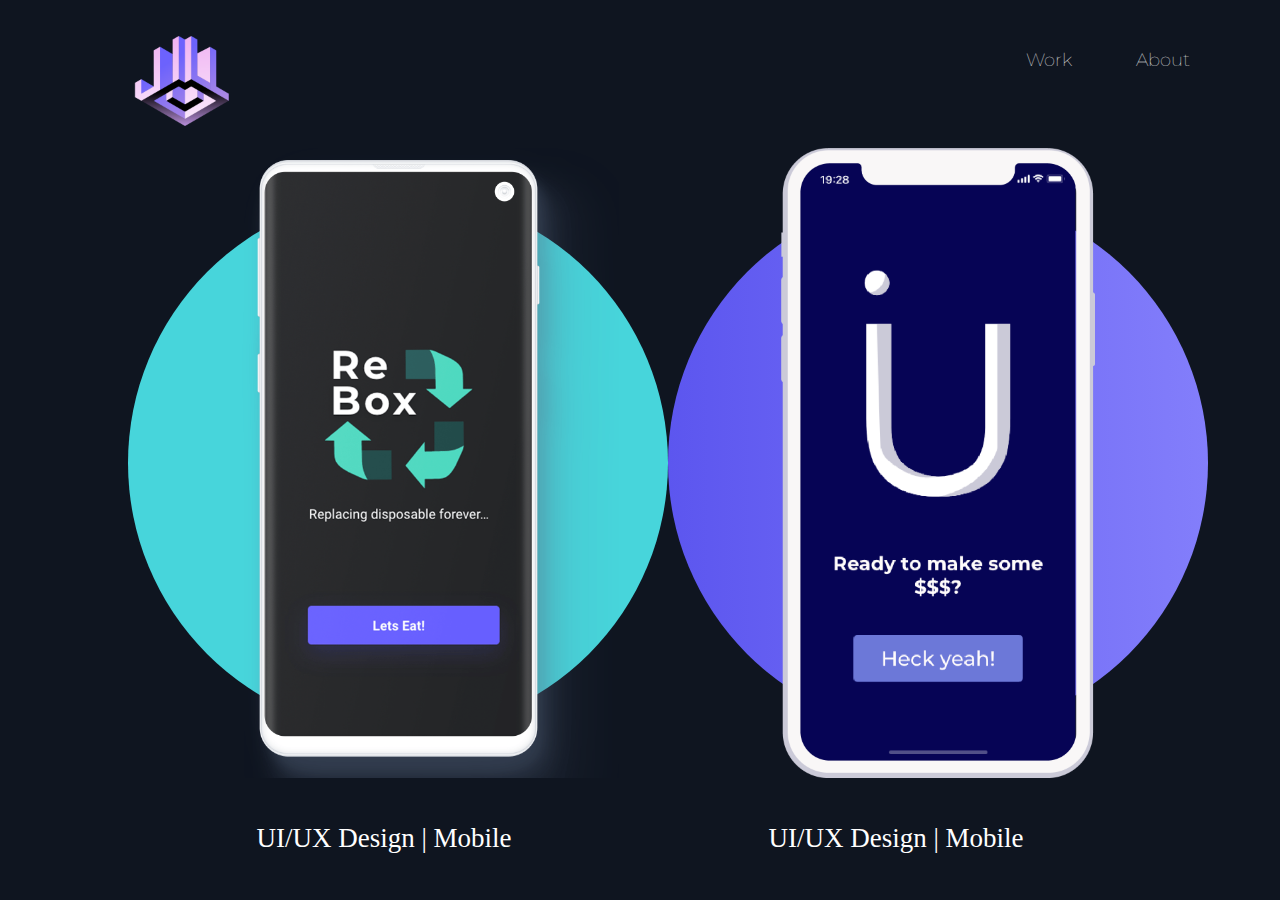
<file: views/work.html>
<!DOCTYPE html>
  <html class='' lang="en">

  <head>
    <meta charset="UTF-8">
    <meta name="viewport" content="width=device-width, initial-scale=1.0">
    <meta http-equiv="X-UA-Compatible" content="ie=edge">
    <link href="https://fonts.googleapis.com/css?family=Montserrat" rel="stylesheet">
    <link rel="stylesheet" href="https://use.fontawesome.com/releases/v5.8.1/css/all.css" integrity="sha384-50oBUHEmvpQ+1lW4y57PTFmhCaXp0ML5d60M1M7uH2+nqUivzIebhndOJK28anvf" crossorigin="anonymous">
      <link rel="stylesheet" href="../css/nav.css">
      <link rel="stylesheet" href="../css/footer.css">
      <link rel="stylesheet" href="../css/work.css">
      <link rel="stylesheet" href="../css/main.css">
      <link rel="stylesheet" href="../css/rebox.css">

      <script type="text/javascript" src="../javascript/work.js"></script>


      <title>About Dil</title>

  </head>


  <body>
    <header>
      <nav>
          <div class="logo">
            <a href="index.html"><img src="../assets/home/jill-logo1.png" alt="logo"></a>
          </div>

          <ul class="nav-links">
            <li><a href="work.html">Work</a></li>
            <li><a href="about.html">About</a></li>

          </ul>
      </nav>
    </header>

    <div class="work-container">
      <a href="rebox.html"><div class="app-image" id="rebox">
        <img src="../assets/rebox/1-landing.png" alt="rebox-homescreen">

      </div></a>

      <a href="interview-u.html"><div class="app-image" id="interview">
        <img src="../assets/interview-u/1.png" alt="interview-u-homescreen">

      </div></a>

    </div>

    <div class="caption-container">
      <a href="rebox.html">UI/UX Design | Mobile</a>
      <a href="interview-u.html">UI/UX Design | Mobile</a>
    </div>





    <footer>
      <div class="social-media-icons">
        <a href="mailto:jillavis2@gmail.com"><i class="far fa-envelope"></i></a>
        <a href="https://www.linkedin.com/in/jillavis/"><i class="fab fa-linkedin-in"></i></a>
        <a href="https://www.instagram.com/dil.design/"><i class="fab fa-instagram"></i></a>
      </div>
    </footer>

</body>





</html>
</file>
<file: css/main.css>
:root {
  --main-color-black: #0F1520;
  --main-color-light-blue: #CCE1E5;
  --color-purple: #717E9D;
}

html {
  font-family: 'SpaceGrotesklight';
  background-color: var(--main-color-black);
  height: 100%;

}

body {
  height: 100%;
}

@font-face {
    font-family: 'SpaceGrotesklight';
    src: url('../fonts/SpaceGrotesk-Light.woff2') format('woff2'),
        url('../fonts/SpaceGrotesk-Light.woff') format('woff');
    font-weight: 300;
    font-style: normal;
}

@font-face {
    font-family: 'SpaceGrotesk';
    src: url('../fonts/SpaceGrotesk-Bold.woff2') format('woff2'),
        url('../fonts/SpaceGrotesk-Bold.woff') format('woff');
    font-weight: bold;
    font-style: normal;
}

@font-face {
    font-family: 'SpaceGrotesk';
    src: url('../fonts/SpaceGrotesk-Regular.woff2') format('woff2'),
        url('../fonts/SpaceGrotesk-Regular.woff') format('woff');
    font-weight: normal;
    font-style: normal;
}


@font-face {
    font-family: 'SpaceGrotesk';
    src: url('../fonts/SpaceGrotesk-Medium.woff2') format('woff2'),
        url('../fonts/SpaceGrotesk-Medium.woff') format('woff');
    font-weight: 500;
    font-style: normal;
}


@import url('https://fonts.googleapis.com/css?family=Open+Sans');

* {
  margin: 0;
  padding: 0;
  box-sizing: border-box;
}
</file>
<file: css/nav.css>
nav {
  position: sticky;
  font-family: 'Montserrat', sans-serif;
  display: flex;
  flex-direction: row;
  align-items: center;
  justify-content: space-between;
  min-height: 16vh;
  background-color: transparent;
  padding-bottom: 2vh;
}

.nav-links {
  display: flex;
  flex-direction: row;
  justify-content: flex-end;
  margin-right: 7vw;
  color: transparent;
}


.nav-links li {
  text-decoration: none;
  padding-left: 5vw;
}

.nav-links a {
  color: white;
  text-decoration: none;
  font-size: 2vh;
}

.nav-links a:hover {
  opacity: 0.5;
}

.logo {
  margin-left: 8vw;
  margin-top: 4vh;
}

.logo img {
  height: 10vh;
  width: -webkit-fill-availablevw;
}

.logo img:hover {
  opacity: 0.5;
}

@media screen and (max-width: 600px) {
  nav {
    height: 12vh;
    width: 100vw;
  }
  .logo img {
    height: 8vh;
    width: -webkit-fill-availablevw;
    padding-left: 6vw;
  }
}
</file>
<file: css/home.css>
html {
  color: white;
  font-family: 'Montserrat', sans-serif;
}

.home-container {
  display: flex;
  flex-direction: row;
  align-items: center;
  justify-content: center;
}

.home-image img {
  width: 64vw;
}

.home-content {
  display: flex;
  flex-direction: column;
  justify-content: center;
  width: 25vw;
  margin-top: -15vh;
  margin-left: 8vw;

}

.home-content h1 {
  margin-top: 3vh;
}

.home-content h3 {
  line-height: 1.5;
  margin-right: -5vw;
}

.home-content h3, a {
  margin-top: 4vh;
}

.home-content a {
  color: white;
  font-size: 5vh;
}

.home-content a:hover {
  opacity: 0.5;
}


@media screen and (min-width: 993px) {
  .home-content h1 {
    font-size: 4vw;
  }
  .home-content h3 {
    font-size: 1vw;
  }
  .home-content a {
    font-size: 1.5vw;
    width: 200px;
    height: 40px;
    margin-top: 6vh;
  }
}

@media screen and (max-width: 992px) {
  .home-content h1 {
    font-size: 7vw;
  }
  .home-content h3 {
    font-size: 3vw;
  }
  .home-content a {
    font-size: 3vw;
    width: 14vw;
    height: 4vw;
  }
}

@media screen and (max-width: 600px) {
  .home-container {
    width: 100vw;
    flex-direction: column;
    margin: auto;
    justify-content: center;
  }
  .home-image {
    padding-right: 0;
    padding-left: 1vw;
    margin: auto;
  }
  .home-image img {
    width: 70vw;
    height: 70vw;
  }
  .home-content {
    margin-left: 10vw;
  }
  .home-content h3 {
    margin-top: 2vh;
  }
}
</file>
<file: css/footer.css>
.social-media-icons {
  display: flex;
  flex-direction: column;
  justify-content: space-around;
  margin-right: 4vw;;
}

footer {
  position: fixed;
  bottom: 3vh;
  width: 100%;
  display: flex;
  justify-content: flex-end;
}

.social-media-icons a {
  margin-top: 2vh;
  font-size: 2vh;
  color: white;
  text-decoration: none;
}

.social-media-icons a:hover {
  opacity: 0.5;
}

@media screen and (max-width: 600px) {
  footer {
    position: sticky;
    height: 10vh;
    width: 100vw;
    bottom: 0;
    z-index: 1;
    background-color: black;
    align-items: center;
    justify-content: flex-end;
  }
  .social-media-icons {
    flex-direction: row;
    margin-right: 8vw;
    padding-bottom: 2vh;
  }
  .social-media-icons a {
    padding-left: 4vw;
  }
}
</file>
<file: css/about.css>
.about-container {
  display: flex;
  flex-direction: row;
  justify-content: center;
  align-items: center;
  margin: 0 10vw;
}

.about-image img {
  height: 80vh;
  opacity: 0.8;
  margin-top: -5vh;
}

.about-content {
  margin-right: -10vw;
  z-index: 1;
}

.about-content h1 {
  font-size: 10vh;
}

.about-content p {
  padding: 1vh 0;
  font-weight: lighter;
  line-height: 1.5;
  font-size: 12px;
}

/*METHODOLOGY*/

.methodology-container {
  margin-top: 20vh;
  display: flex;
  flex-direction: column;
  justify-content: center;
  align-items: center;
}

.methodology-title h1 {
  font-size: 4vw;
  margin-bottom: 2vh;
}

.methodology-tiles {
  display: flex;
  justify-content: space-between;
  flex-wrap: wrap;
  align-items: center;
  width: 60vw;
}

.methodology-tiles img {
  padding-top: 4vh;
  padding-right: 2vw;
}

/*ABOUT CONTACT*/

.about-contact {
  display: flex;
  flex-direction: row;
  justify-content: flex-start;
  margin: 4vh;
  width: 60vw;
}

.about-contact a {
  text-decoration: none;
  background-color: #ffffff;
  justify-content: center;
  align-items: center;
  color: black;
  margin-top: 0;

}



@media screen and (max-width: 600px) {
  .about-container {
    flex-direction: column;
  }
  .about-content {
    margin-right: 8vw;;
  }
  .about-content h1 {
    font-size: 16vw;
  }
  .about-image img {
    margin: 0;
    width: 90vw;
    height: 90vw;
  }
  .methodology-tiles img {
    height: 30vw;
    width: 20vw;
  }
  .methodology-title h1 {
    font-size: 8vw;
  }
  .about-contact a {
    height: 6vh;
    width: 18vw;
  }
}
</file>
<file: css/interview-u.css>
.interview-u-screen {
  height: 50vh;
  width: 50vh;
  background-image: linear-gradient(to right, #5C56EF , #837EFB);
  border-radius: 50%;
  display: flex;
  align-items: center;
  justify-content: center;
  margin-top: 5vh;
}

.interview-u-screen img {
  height: 60vh;
}


/*QUESTION SCREEN*/

.title-screen {
  margin: 10vh 10vw;
  display: flex;
  flex-direction: row;
  align-items: center;
  justify-content: center;
}

.title-screen img {
  height: 80vh;
}

.title-column {
  width: 60vw;
  margin-right: 5vw;
}

.title-column h1 {
  font-size: 10vh;
}

.title-column h3 {
  font-size: 5vh;
}

.title-column h1, h3, p {
  margin-bottom: 5vh;
}

/**/
/**/
/**/
/*BASIC OUTLINE FOR MOST SCREENS  */
/**/
/**/
/**/

/* PURPLE VERSION */

.img-content-screen {
  display: flex;
  flex-direction: row;
  align-items: center;
  margin: 10vh 0;
  padding: 10vh 0;
}

#purple {
  margin-top: -1vh;
  background-image: linear-gradient(to right, #5C56EF , #837EFB);
}

.section-title h1 {
  writing-mode: vertical-lr;
  text-orientation: mixed;
  transform: rotate(180deg);

  font-weight: normal;

  font-size: 15vh;
    -webkit-text-stroke-width: 1px;
   -webkit-text-stroke-color: white;
   color: transparent;
}

.section-image-container {
  margin-left: 5vw;
  display: flex;
  flex-direction: row;
  justify-content: space-between;
}

.img-content-screen img {
  max-height: 70vh;
  margin-right: 5vw;
}

.section-paragraphs {
  max-width: 50vw;
  line-height: 1.5;
  margin-right: 3vw;
}

 /**/
/* For more than 2 images */
/**/

.section-image-container-2 {

  display: flex;
  flex-direction: row;
  justify-content: space-between;
}

.section-image-container-2 img {
  width: 16vw;
  height: 32vw;
  margin-right: 5vw;
}

.section-column {
  display: flex;
  flex-direction: column;
  align-items: center;
  justify-content: space-around;
  margin-left: 5vw;
}

.section-paragraphs-2 {
  display: flex;
  flex-direction: row;
  justify-content: space-between;
  margin-top: 5vh;
}

.section-paragraphs-2 p, ul {
  width: 35vw;
  margin-right: 5vw;
  line-height: 1.5;
}


/**/
/**/
/* overlapping */
/**/
/**/

.img-content-screen-overlap {
  display: flex;
  flex-direction: row;
  align-items: center;
  padding-top: 10vh;
  padding-bottom: 30vh;
}

.img-content-screen-overlap img {
  max-height: 70vh;
  margin-top: -20vh;
  margin-right: 5vw;
}

/*#black {
  margin-top: -10vh;
}*/

/*#black img {
  margin-top: -30vh;
}*/


.fake-title h1 {
  writing-mode: vertical-lr;
  text-orientation: mixed;
  transform: rotate(180deg);

  font-weight: normal;

  font-size: 15vh;
    -webkit-text-stroke-width: 0px;
   -webkit-text-stroke-color: transparent;
   color: transparent;
}








/* testing */
.testing-content {
  margin-left: 5vw;
}

.testing-content img {
  height: 35vh;
}

.testing-container {
    display: flex;
  flex-direction: row;
  justify-content: space-between;
}

.testing-paragraphs {
  display: flex;
  flex-direction: row;
  justify-content: space-between;
  margin-top: 5vh;
}

.testing-paragraphs div {
  width: 35vw;
  margin-right: 5vw;
}

.testing-paragraphs h2 {
  margin-bottom: 2vh;
}

.conclusion-image {
  margin-left: auto;
  margin-right: auto;
  height: 50vh;
  width: 50vh;
  background-image: linear-gradient(to right, #5C56EF , #837EFB);
  border-radius: 50%;
  display: flex;
  align-items: center;
  justify-content: center;
  margin-bottom: 10vh;
}

.conclusion-image img {
  height: 60vh;
}

.value-graph img {
  margin-left: 5vw;
  width: 70vw;
  height: 25vw;
}
</file>
<file: css/project.css>
html {
  color: white;
}


/*PROJECT TITLE SECTION*/
.title-banner {
  padding-top: 40px;
  display: flex;
  flex-direction: column;
  align-items: center;
}

.project-title {
  font-family: 'Montserrat', sans-serif;
  font-size: 90px;
  -webkit-text-stroke-width: 1px;
   -webkit-text-stroke-color: white;
   color: transparent;
}

.project-tag {
  font-family: 'Montserrat', sans-serif;
  font-size: 20px;
}

/*PROJECT OVERVIEW*/

.project-overview {
  margin-top: 200px;
  width: 100%;
  padding: 20px;
  display: flex;
  flex-direction: row;
  justify-content: space-around;
  background-image: linear-gradient(to right, #5C56EF , #837EFB);
  padding: 50px;
}

.project-overview img {
  position: absolute;
  z-index: -1;
  width: 120%;

}

.role {
  display: flex;
  flex-direction: column;
  font-family: 'Montserrat', sans-serif;

}

.role h3 {
  font-size: 25px;
  font-weight: normal;
  margin-bottom: 10px;
}


.role ul {
  font-family: 'Montserrat', sans-serif;
  list-style: none;
  font-weight: lighter;
  font-size: 15px;
}

.role li {
  padding-bottom: 5px;
}

/*QUESTION*/
.project-question {
  margin-top:100px;
  display: flex;
  flex-direction: column;
  justify-content: center;
  align-items: center;
}

.project-question h2 {
  margin-top: 30px;
  font-size: 60px;
  width: 75%;
  font-family: 'Montserrat', sans-serif;
  font-weight: normal;
  margin-bottom: 40px;

}

/*PARAGRAPHS*/
.paragraphs {
  font-family: 'Montserrat', sans-serif;
  display: flex;
  flex-direction: row;
  justify-content: center;
}

.paragraphs p {
  width: 40%;
  padding: 30px;
}

/*VOILA*/
.voila-container {
  margin: 50px;
  display: flex;
  flex-direction: column;
  align-items: center;

}

.voila-container h1 {
  font-family: 'Montserrat', sans-serif;
  font-size: 120px;
  -webkit-text-stroke-width: 1px;
   -webkit-text-stroke-color: white;
   color: transparent;
   font-weight: normal;

}

.voila-title {
  display: flex;
  flex-direction: row;
  align-items: center;
  justify-content: center;
  margin-bottom: 80px;
  margin-top: 80px;
    background-image: linear-gradient(to right, #5C56EF , #837EFB);
  width: 120%;
   padding: 20px;
}

.voila-title h1 {
  padding-right: 120px;


}

.viola-screen {
  display: flex;
  flex-direction: row;

}

.voila-container p {
  font-size: 18px;
  padding: 15px;
}


.section-title {
  display: flex;
  flex-direction: row;
  align-items: center;
  justify-content: space-around;
}

.screens {
  display: flex;
  flex-direction: column;
}

/*ONBOARDING*/

/*sideways onboarding title*/
.onboarding {
  display: flex;
  flex-direction: row;
  margin-bottom: 250px;
}

.sideways-title {
  width: 20%;
  min-width: 140px;
}

.sideways-title h1 {
  writing-mode: vertical-lr;
  text-orientation: mixed;
  transform: rotate(180deg);

  font-weight: normal;

  font-size: 100px;
    -webkit-text-stroke-width: 1px;
   -webkit-text-stroke-color: white;
   color: transparent;
}

.onboarding-content {
  display: block;
}

.onboarding-image-container {
  width: 100%;
  display: flex;
  flex-direction: row;
  flex-wrap: nowrap;
  justify-content: space-around;
}

.onboarding-image-container img {
  padding-right: 30px;
}

.onboarding-paragraph-container {
  width: 90%;
  display: flex;
  flex-direction: row;
  padding-top: 80px;
  padding-left: 30px;
}

.onboarding-paragraph-container p {
  width: 90%;
}

.onboarding-paragraph-container li {
  padding-bottom: 20px;
}



/*Menu Screen*/


.menu {
  margin-top: 200px;
  background-image: linear-gradient(to right, #5C56EF , #837EFB);
  display: flex;
  flex-direction: row;
  padding-bottom: 50px;
}

.menu-content {
  display: flex;
  padding: 20px;
  margin-left: 60px;
  padding-bottom: 100px;
}

.menu-content img {
  margin-right: 70px;
  margin-top: -100px;
}

.menu-content ul {
  padding-bottom: 70px;
  padding-left: 20px;
  padding-top: 60px;
}

.menu-content li {
  padding-bottom: 20px;
  font-weight: bolder;
  font-size: 20px;
}

.menu-paragraphs {
  display: flex;
  flex-direction: column;
}

.menu-title {
  margin-top: 50%;
  margin-left: 40px;
}

/*home*/
.home {
  background-image: linear-gradient(to right, #5C56EF , #837EFB);
  display: flex;
  flex-direction: row;

  padding-bottom: 200px;
}

/*record*/
.record {
  display: flex;
  flex-direction: row;
  margin-bottom: 200px;
}

.record-content {
  display: flex;
  padding: 20px;
  margin-left: 100px;
  margin-bottom: 100px;
}

.record-content img {
  margin-right: 70px;
  margin-top: -100px;
}

.record-paragraph {
  padding-top: 100px;
}

/*practice your skillz*/

.practice {
  background-image: linear-gradient(to right, #5C56EF , #837EFB);
  display: flex;
  flex-direction: row;
/*  height: 600px;*/

}

h1.practice-title {
  font-size: 80px;
  padding: 40px;
  height: 100%;
  padding-bottom: 50px;
}


.practice img {
  margin: 10px;
}

/*review*/
.review {
  display: flex;
  flex-direction: row;
  margin-top: 200px;
}

/*progress*/
.progress {
  margin-top: 200px;
  display: flex;
  flex-direction: row;
  padding-bottom: 50px;
  width: 100%;
}

.progress-content {
  margin-left: 100px;
  flex-direction: column;
  justify-content: space-around;
}

.progress-images {
  display: flex;
  flex-direction: row;
  justify-content: space-between;
  padding-right: 100px;
}

.progress-paragraphs {
  display: flex;
  flex-direction: row;
}

.progress-paragraphs p {
  margin-right: 40px;
  margin-top: 40px;
}

/*PROCESS TITLE PART OF PAGE*/
.process-title {
  font-family: 'Montserrat', sans-serif;
  font-size: 90px;
  -webkit-text-stroke-width: 1px;
  -webkit-text-stroke-color: white;
  color: transparent;
  text-align: center;
  margin-top: 200px;
  margin-bottom: 200px;
}

/*IDEATION*/
.ideation {
  display: flex;
  flex-direction: row;
  justify-content: space-between;
  align-items: center;
}

.ideation-content {
  display: flex;
  flex-direction: column;
}

.ideation-image-container {
  display: flex;
  flex-direction: row;
  margin: 10px;
}

.ideation-image-container img {
  padding: 10px;
  margin-top: 100px;
  display: flex;
  justify-content: space-around;
}


.ideation-paragraphs {
  display: flex;
  flex-direction: row;
}

.ideation-card {
  margin-top: 50px;
  width: 60%;
  margin-right: 20px;

}

.ideation-card p {
  margin-top: 20px;
  margin-right: 20px;
}

.ideation-card ul {
  margin-top: 20px;
}

.ideation-card li {
  margin-top: 10px;
}


/*Target market*/

.target-market {
  display: flex;
  flex-direction: row;
  margin-top: 100px;
  min-height: 800px;
}

.target-title {
  height: 100%;
}

.target-content-container {
  display: flex;
  flex-direction: row;
}

.target-character-card {
  padding: 20px;
}

.target-character-card h1 {
  margin-bottom: 50px;
}

.target-character-info {
  display: flex;
  flex-direction: row;
}

.purple-title {
  color: var(--color-purple);
  padding-bottom: 10px;
}

.target-info-column {
  margin: 32px;
}

.little-paragraphs {
  padding-top: 8px;
  padding-bottom: 8px;
  height: 96px;
}


/*VALUE*/

.value {
  margin-top: 40px;
  margin-bottom: 40px;
  display: flex;
  flex-direction: row;
}

.value-content {
  width: 100%;
  display: flex;
  flex-direction: column;
  justify-content: space-around;
}

.value-content-container {
  flex-direction: row;
  justify-content: space-around;
}

.value-content img {
  margin-bottom: 0px;
  margin-top: 20%;
}

/*USABILITY TESTING*/

.usability-title {
  height: 800px;
}

/*INTERVIEW*/

.interview {
  display: flex;
  flex-direction: row;
  margin-top: 300px;
  height: 100%;
  margin-bottom: 116px;
}

.interview-container {
  flex-direction: column;
}

.interview-container h2 {
  padding-bottom: 48px;
}

.interview-content {
  flex-direction: row;
  padding-right: 32px;
}

.interview-paragraphs {
  flex-direction: column;
}

.interview-paragraphs p {
  padding-bottom: 32px;
}
</file>
<file: css/rebox.css>
html {
  font-family: 'Montserrat', sans-serif;
}

.first-screen {
  display: flex;
  flex-direction: row;
  justify-content: center;
  align-items: center;
  margin: 0 15vw;
  margin-bottom: 30vh;
}

.first-screen-content {
  width: 40vw;
}

.first-screen-content h1 {
  margin: 4vh 0;
}

.first-screen-image {
  background-color: #47d5db;
  border-radius: 50%;
  height: 60vh;
  width: 60vh;
  display: flex;
  align-items: center;
  justify-content: center;
  margin-top: 5vh;
}

.first-screen-image img {
  height: 80vh;
}

.first-screen-title {
  margin-bottom: 4vh;
}

/*SECOND SCEEN*/

.second-screen-image {
  display: flex;
  align-items: center;
  justify-content: center;
  height: 60vh;
  width: 60vh;
}

.second-screen-image img {
  height: 40vh;
}

.quote {
  width: 40vw;
  text-align: center;
  margin: 0 auto;
  margin-top: -8vh;
  font-size: 2vh;
}

.gradient-screen {
  padding: 10vh 0;
  background-image: linear-gradient(#070EA9 , #070EA9, #070EA9, #47d5db);
}

/*How might we get rid of containers forever*/

/*THIRD SCREEN*/

.third-screen {
  display: flex;
  flex-direction: column;
  align-items: center;
}

.third-screen-title {
  font-size: 2vh;
  margin-bottom: 2vh;
}

.third-screen-container {
  display: flex;
  flex-direction: row;
  align-items: center;
}

.third-screen-writing {
  width: 30vw;
}

.third-screen-writing h2 {
   margin-bottom: 5vh;
}

.third-screen-image img {
  height: 60vh;
}
/**/
/**/
/*TITLE*/
/**/
/**/
.break-title {
  color: white;
  padding-top: 10vh;
/*  margin-bottom: 2vh;*/
  font-size: 3vh;
  margin-left: 8vw;
  margin-top: 20vh;
}


/*THIRD SCREEN CONTINUED*/

/*GOALS SECTION*/

.goals {
  background-image: linear-gradient(to right, #070EA9 , #47d5db);
  display: flex;
  flex-direction: row;
  justify-content: space-around;
  padding: 0 8vw;
}

.goals-title {
  text-align: center;
  margin: 3vh 0;
}

.column {
  width: 27vw;
  text-align: center;
  margin: 5vh 2vw;
}

.column-title {
  margin-bottom: 2vh;
  padding: 0 3vw;
  font-size: 2.5vh;
}

.column-para {
  font-size: 1.5vh;
  font-weight: normal;
}


/*PROFILE CARD - SAME AS ONES IN INTERVIEW U SCREEN*/

.profile-screen {
  display: flex;
  flex-direction: row;
  align-items: center;
  justify-content: center;
  margin: 20vh 0;
}

.profile-screen img {
  height: 70vh;
}

.profile-image {
  background-color: #47d5db;
  height: 60vh;
  width: 60vh;
  border-radius: 50%;
  display: flex;
  justify-content: center;
  align-items: center;
  margin: 10vh 5vh;
}

.profile-title {
  margin-bottom: 2vh;
  color: #665eff;
  font-size: 4vh;
  font-weight: bold;
}

.profile-columns {
  display: flex;
  flex-direction: row;
}

.profile-column {
  width: 20vw;
  margin-right: 5vw;
}

.green-title {
  color: #47d5db;
  margin: 1.5vh 0;
}

.section {
  height: 20vh;
}

.section hr {
  margin: 1.5vh 0;
}

.section p, li {
  font-size: 1.5vh;
  font-weight: 100;
  margin-bottom: 1vh;
  line-height: 1.4;
}

/*PROFILE CARD VARIANT - SOPHIE CARD*/

.profile-image-2 {
  background-color: #665eff;
  height: 60vh;
  width: 60vh;
  border-radius: 50%;
  display: flex;
  justify-content: center;
  align-items: center;
  margin: 10vh 5vh;
}

/*BREAK TITLE FOR FEATURES*/
.break-title-2 {
  display: flex;
  flex-direction: column;
  align-items: center;
  margin: 20vh 0;
}

.break-title-2 p {
  text-align: center;
  width: 40vw;
  margin: 2vh 0;
}


/**/
/**/
/*GENERAL CSS FOR FEATURE SCREENS*/
/**/
/**/

.feature-title {
  margin-left: 4vw;
}

.feature-screen-onboard {
  display: flex;
  flex-direction: column;
  margin: 20vh 5vw;
}

.feature-screen {
  display: flex;
  flex-direction: column;
  margin: 20vh 10vw;
}

.feature-images-onboard img{
  width: 18vw;
  height: 28vw;
}

.feature-images img {
  width: 20vw;
  height: 30vw;
}

.feature-images-onboard {
  margin: 5vh 0;
  display: flex;
  flex-direction: row;
  justify-content: space-between;
}

.feature-images {
  margin: 5vh 0;
  display: flex;
  flex-direction: row;
  justify-content: space-around;
}

.feature-paragraphs {
  display: flex;
  flex-direction: row;
  margin: 0 5vw;
}

.feature-paragraphs p {
  margin: 0 2vw;
}

/**/
/**/
/**/
/*CONTENT - GENERAL CSS*/
/**/
/**/
/**/

.content {
  margin: 0 10vw;
}

.content img {
  width: 80vw;
  margin: 5vh 0;
}

.content h1 {
  margin: 5vh 0;
}

.content p {
  margin-bottom: 2vh;
}

.content-break-text {
  margin: 10vh 20vw;
  text-align: center;
}

/**/
/*KEY FINDINGS*/
/**/

.key-findings {
  margin: 10vh 10vw;
  display: flex;
  flex-direction: row;
  justify-content: space-between;
}

.key-findings h2 {
  margin-bottom: 5vh;
}

.purple-list {
  background: #5C56EF;
  border-radius: 30px;
  padding: 5vh;
  height: 60vh;
  width: 35vw;
  display: flex;
  flex-direction: column;
  justify-content: space-between;
}


/**/
/**/
/**/
/*SLIDESHOW*/
/**/
/**/
/**/

.slideshows {
  margin: 10vh 10vw;
}

.slideshow-container {
  margin-bottom: 30vh;
  display: flex;
  flex-direction: row;
  align-items: center;
  justify-content: space-between;
}

.slideshow-container img {
  margin: auto;
  width: 60vw;
}

.slideshow-writing {
  height: 25vh;
  width: 50vw;
  text-align: center;
  margin: auto;
  margin-top: 20px;
}

.slideshow-title {
  text-align: center;
  margin-bottom: 5vh;
}

.slideshow-paragraphs {
  display: flex;
  flex-direction: row;
  justify-content: space-between;
  margin: 0 12vw;
  margin-top: -25vh;
  margin-bottom: 20vh;
}

.slideshow-card {
  width: 25vw;
}

.slideshow-card, .slideshow-writing p {
  font-size: 12px;
  margin-top: 10px;
  line-height: 1.5;
}

.left-button, .right-button {
  width: 40px;
  height: 40px;
  border-radius: 50%;
  background-color: #D5D8DC  ;
  border: none;
  color: black;
  margin-bottom: 20vh;
}

.left-button {
  margin-right: 5vw;
}

.right-button {
  margin-left: 5vw;
  right: 0;
}

/**/
/**/
/**/
/* interview u link */
/**/
/**/
/**/

.interview-u-link {
  text-align: center;
  margin-bottom: 30vh;
  margin-top: -10vh;
}

.interview-u-link a {
  text-decoration: none;
  color: white;
}

.interview-u-link i {
  font-size: 2vh;
}

.interview-u-link:hover {
  opacity: 0.5;
}




/**/
/**/
/**/
/* conclusion */
/**/
/**/
/**/

/*.conslusion {
  display: block;
  margin-right: auto;
  margin-left: auto;
}*/

.conclusion {
  height: 100vh;
  display: block;
  margin-left: 25vw;
  margin-right: auto;
}

.conclusion-words {
  text-align: center;
  margin-bottom: 30vh;
  width: 40vw;
  margin-right: auto;
  margin-left: auto;
}

.conclusion-words h2 {
  margin-bottom: 3vh;
}
</file>
<file: css/back-to-top.css>
#myBtn {
  display: none; /* Hidden by default */
  position: fixed; /* Fixed/sticky position */
  bottom: 20px; /* Place the button at the bottom of the page */
  left: 30px; /* Place the button 30px from the right */
  z-index: 99; /* Make sure it does not overlap */
  border: none; /* Remove borders */
  outline: none; /* Remove outline */
  background-color: #D5D8DC; /* Set a background color */
  opacity: 0.2;
  color: white; /* Text color */
  cursor: pointer; /* Add a mouse pointer on hover */
  padding: 15px; /* Some padding */
  border-radius: 50%; /* Rounded corners */
  font-size: 18px; /* Increase font size */
}

#myBtn:hover {
  opacity: 1; /* Add a dark-grey background on hover */
}
</file>
<file: css/work.css>
body {
  margin:0;
  font-family:Georgia;
}
#container .box {
  width:100vw;
  height:84vh;
  display:inline-block;
  position:relative;
}
#container .box > div {
  width:100px;
  height:100px;
  font-size:96px;
  color:#FFF;
  position:absolute;
  top:50%;
  left:50%;
  margin:-50px 0 0 -50px;
  line-height:.7;
  font-weight:bold;
}
#container {
  overflow-y:scroll;
  overflow-x:hidden;
  transform: rotate(270deg) translateX(-100%);
  transform-origin: top left;
  background-color:#999;
  position:absolute;
  width:100vh;
  height:100vw;
}
#container2 {
  transform: rotate(90deg) translateY(-100vh);
  transform-origin: top left;
  white-space:nowrap;
  font-size:0;
}

.one {
  background-color: transparent;
}
.two {
  background-color: #49E83E;
}
.three {
  background-color: #EDDE05;
}
.four {
  background-color: #E84B30;
}
/**/
/**/
/**/
/* app home screens */
/**/
/**/
/**/

.rebox-work {
  background-color: #47d5db;
  border-radius: 50%;
  height: 60vh;
  width: 60vh;
  display: flex;
  align-items: center;
  justify-content: center;
  margin: auto;
  margin-top: 10vh;
}

.rebox-work img {
  height: 70vh;
}

/**/
/**/
/* interview u */
/**/
/**/

/*.interview-work {
  background-image: linear-gradient(to right, #5C56EF , #837EFB);
  border-radius: 50%;
  height: 60vh;
  width: 60vh;
  display: flex;
  align-items: center;
  justify-content: center;
  margin: auto;
  margin-top: 10vh;
}

.interview-work {
  height: 70vh;
}*/

.work-container {
  display: flex;
  flex-direction: row;
  align-items: center;
  justify-content: space-around;
  margin: 5vh 10vw;
}

.app-image img {
  height: 70vh;
}

.app-image {
  border-radius: 50%;
  display: flex;
  align-items: center;
  justify-content: center;
}

.app-image:hover {
  opacity: 0.5;
}

#interview {
  height: 60vh;
  width: 60vh;
  background-image: linear-gradient(to right, #5C56EF , #837EFB);
}

#rebox {
  height: 60vh;
  width: 60vh;
  background-color: #47d5db;
}

.caption-container {
  display: flex;
  flex-direction: row;
  justify-content: space-around;
  margin: 0 10vw;
  padding-top: 5vh;
}

.caption-container a {
  font-size: 3vh;
  width: 20vw;
  color: white;
  text-align: center;
  text-decoration: none;
  text-decoration: none;
}

.caption-container a:hover {
  opacity: 0.5;
}
</file>
